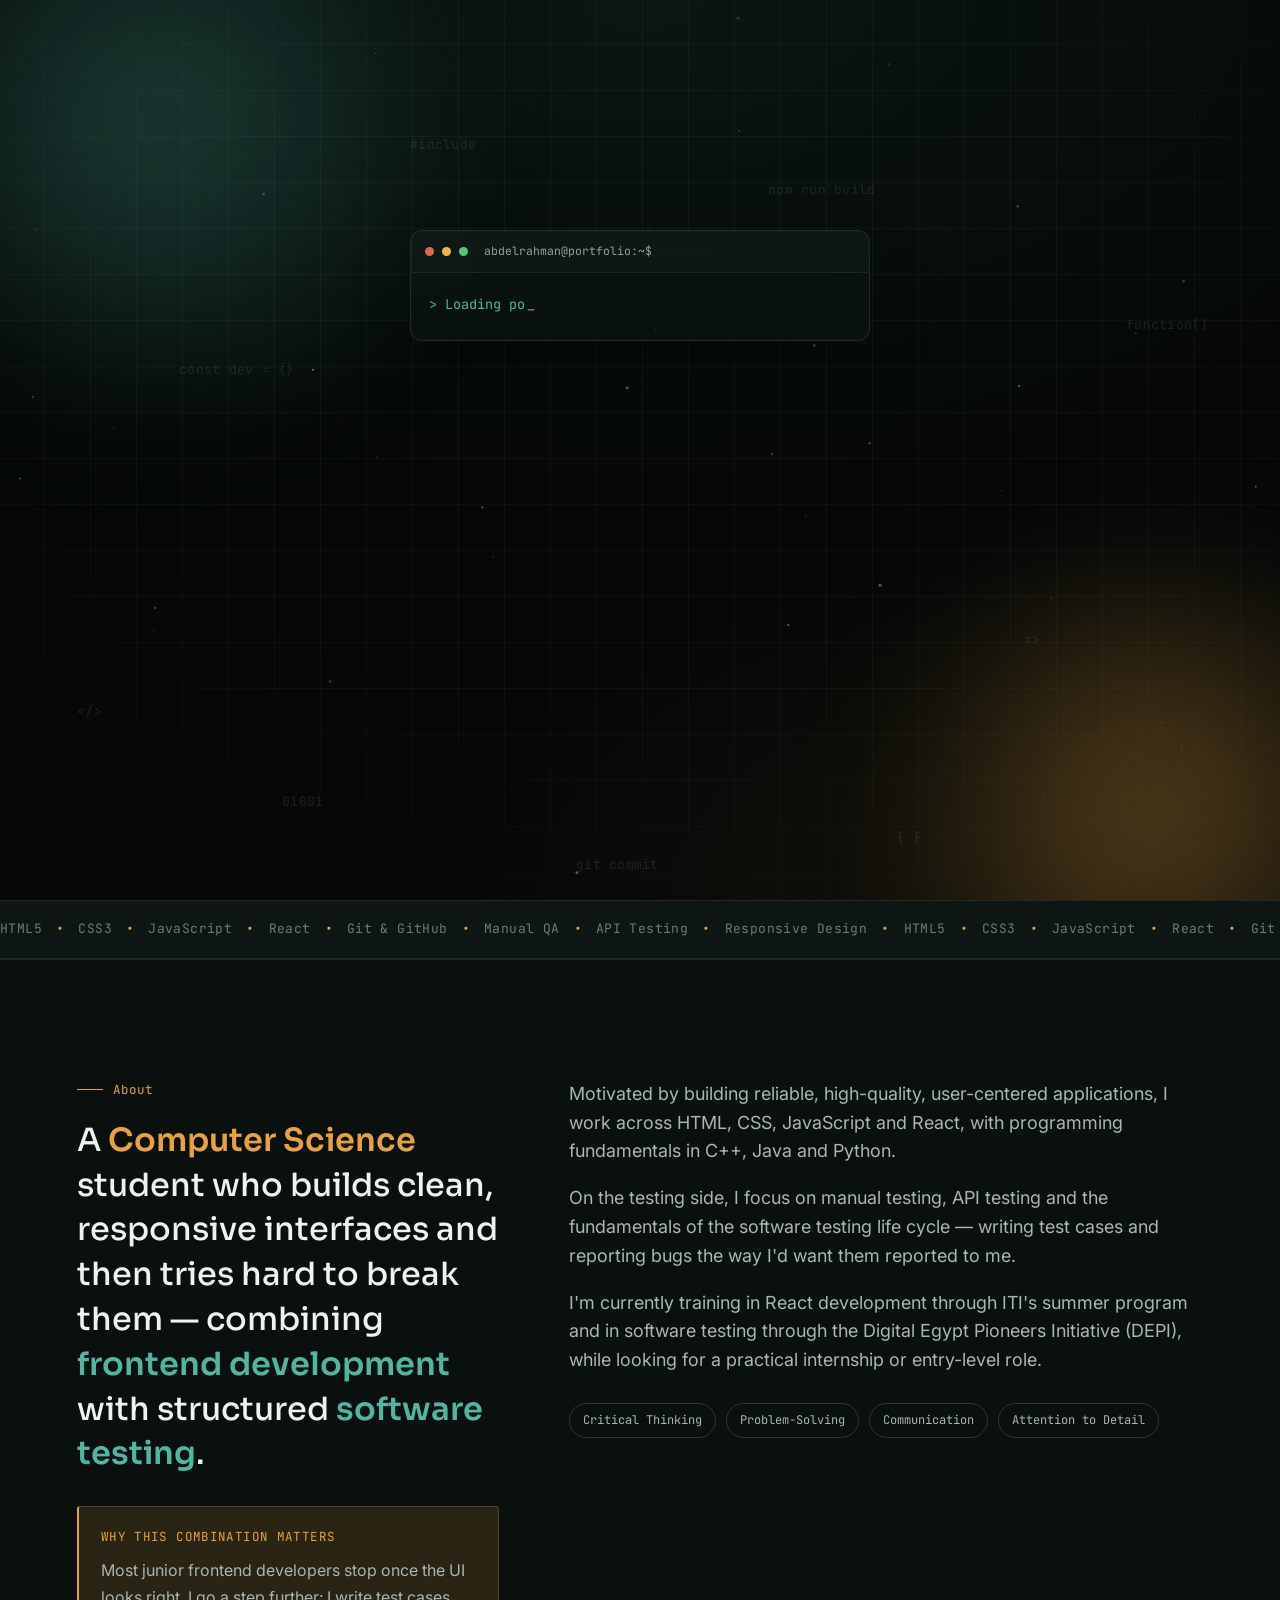
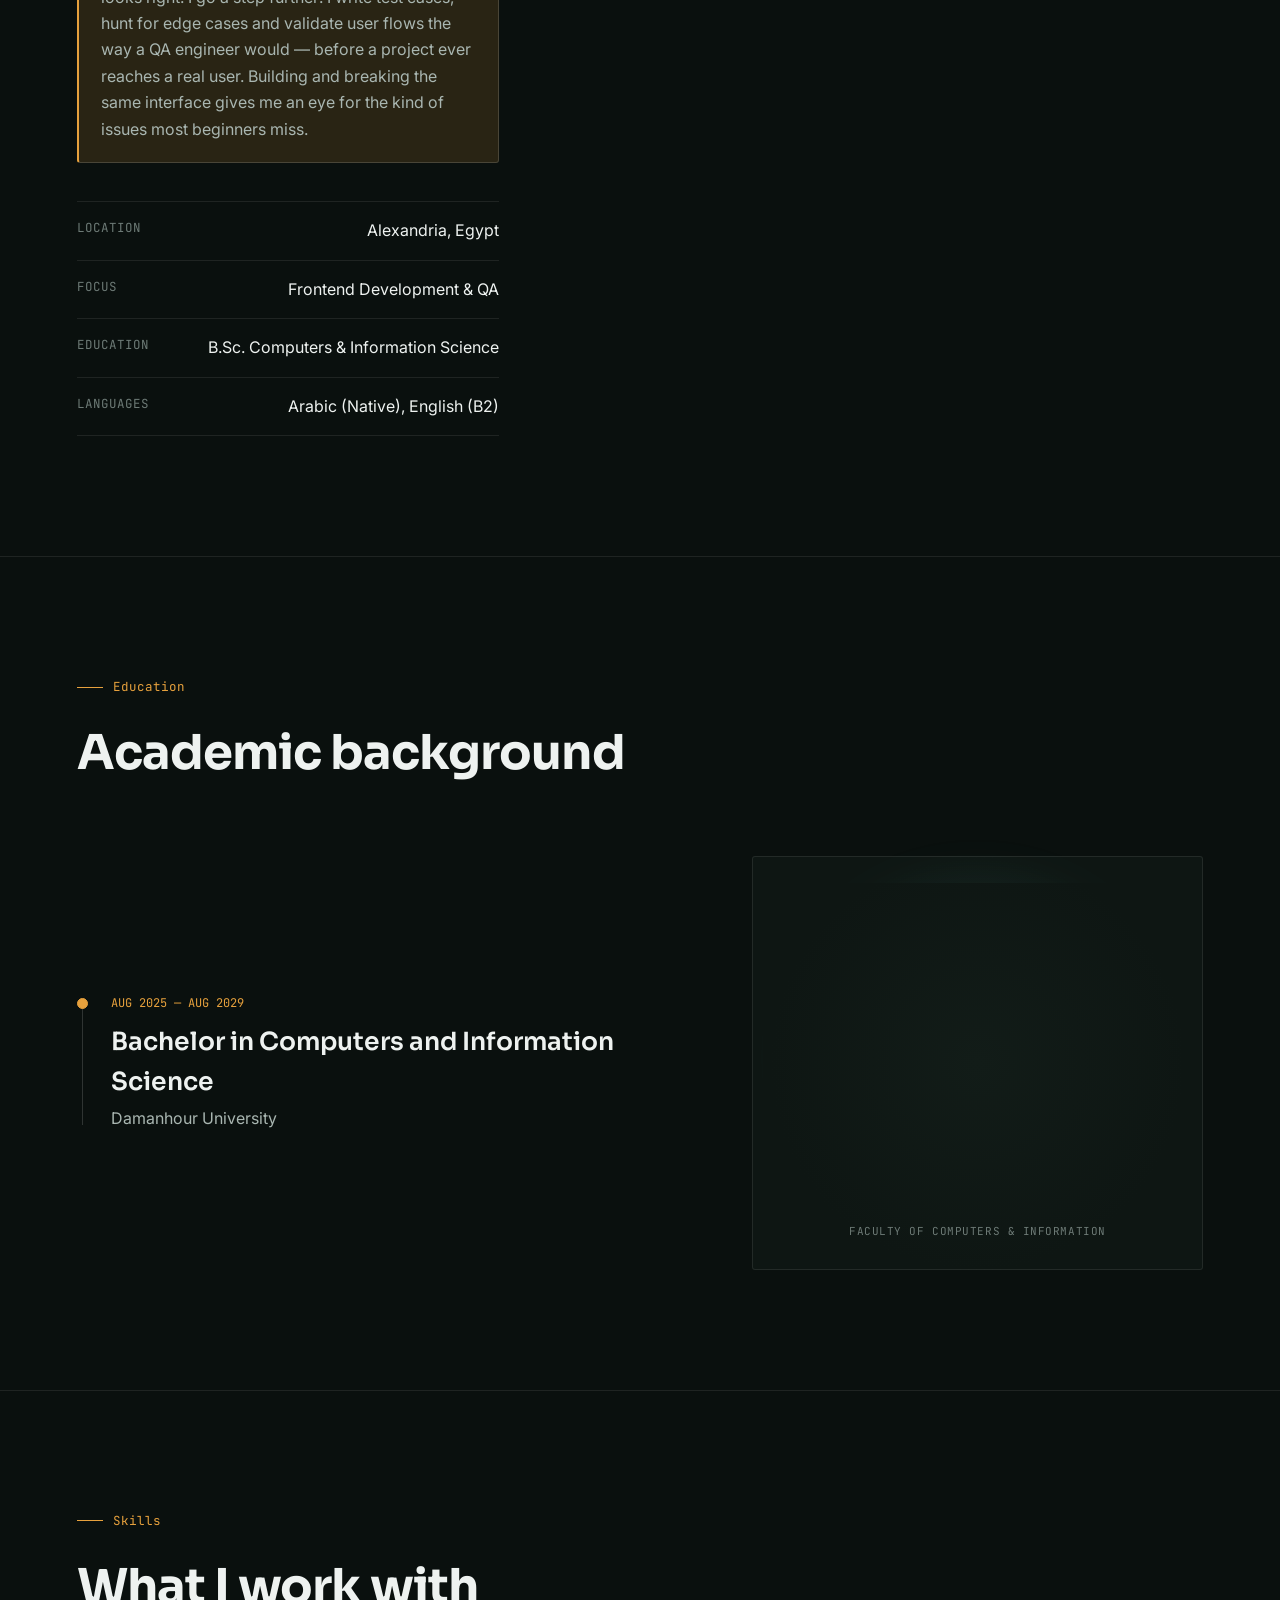
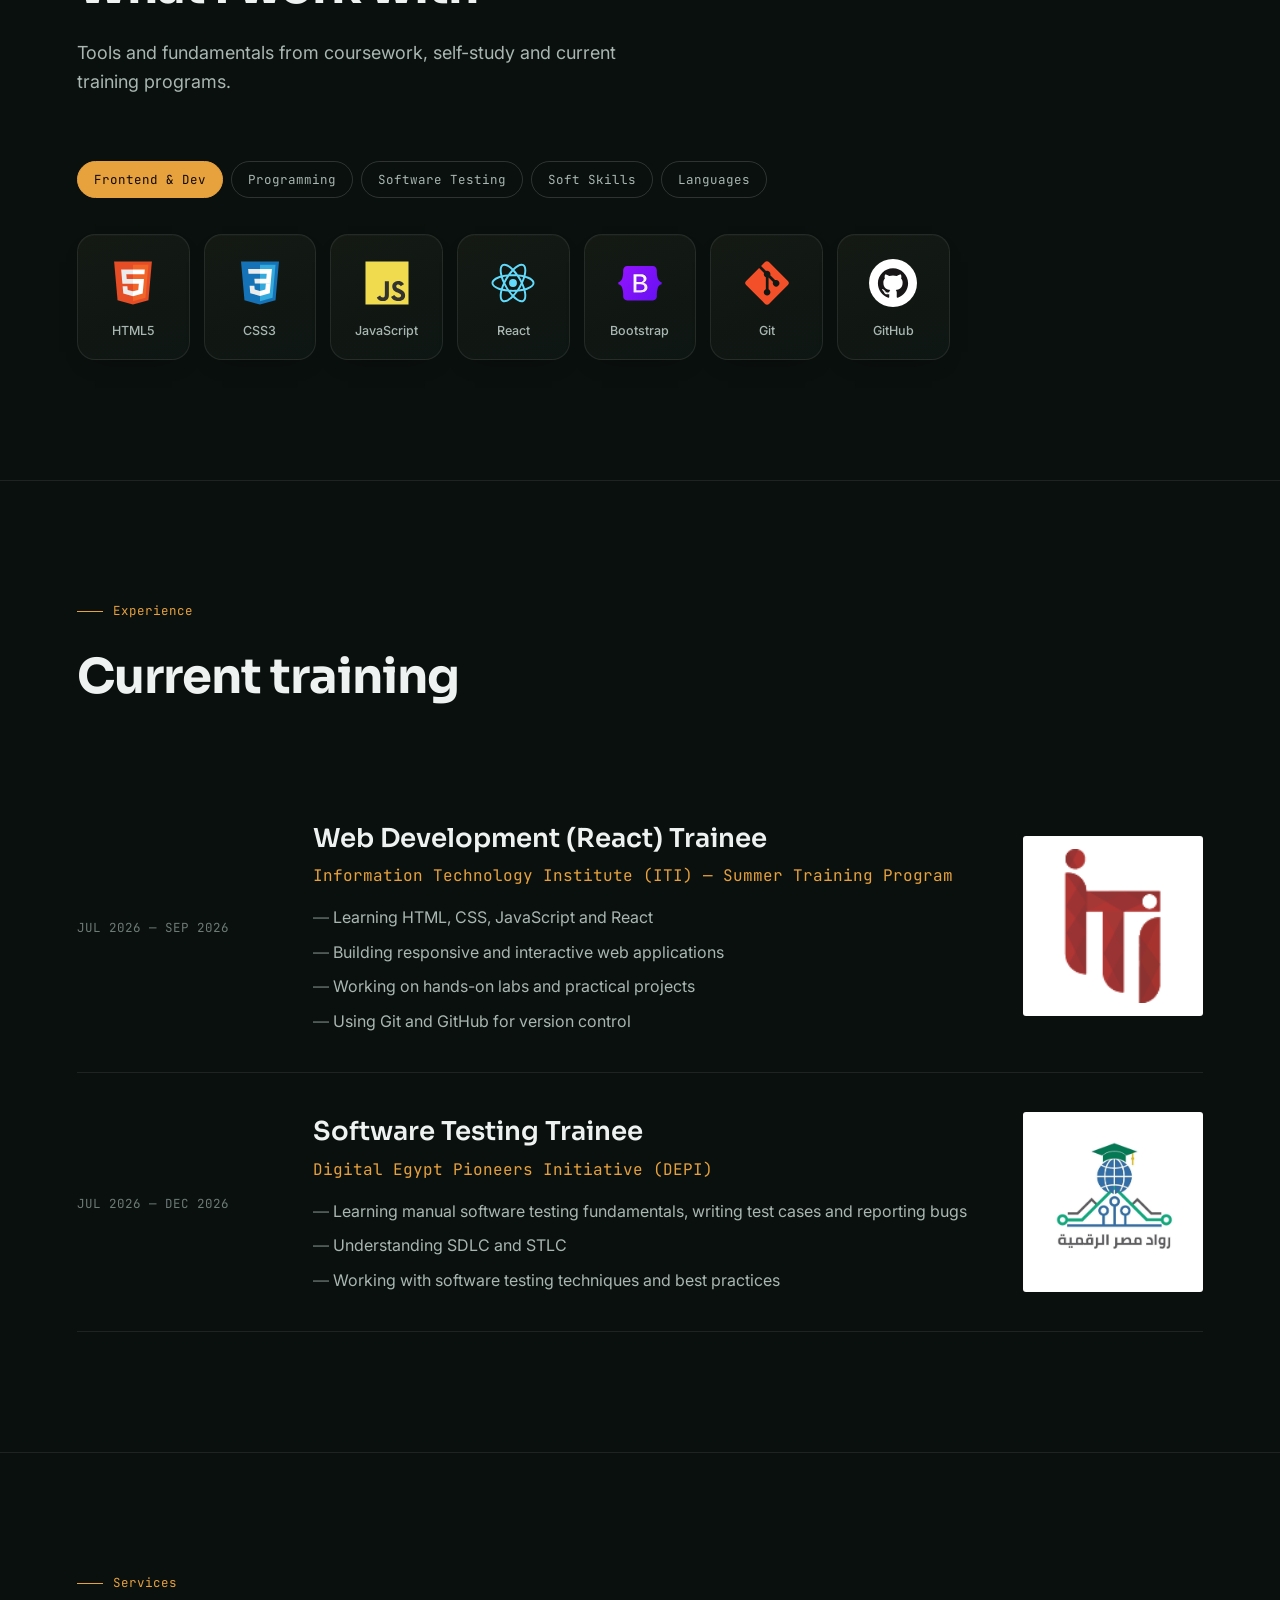
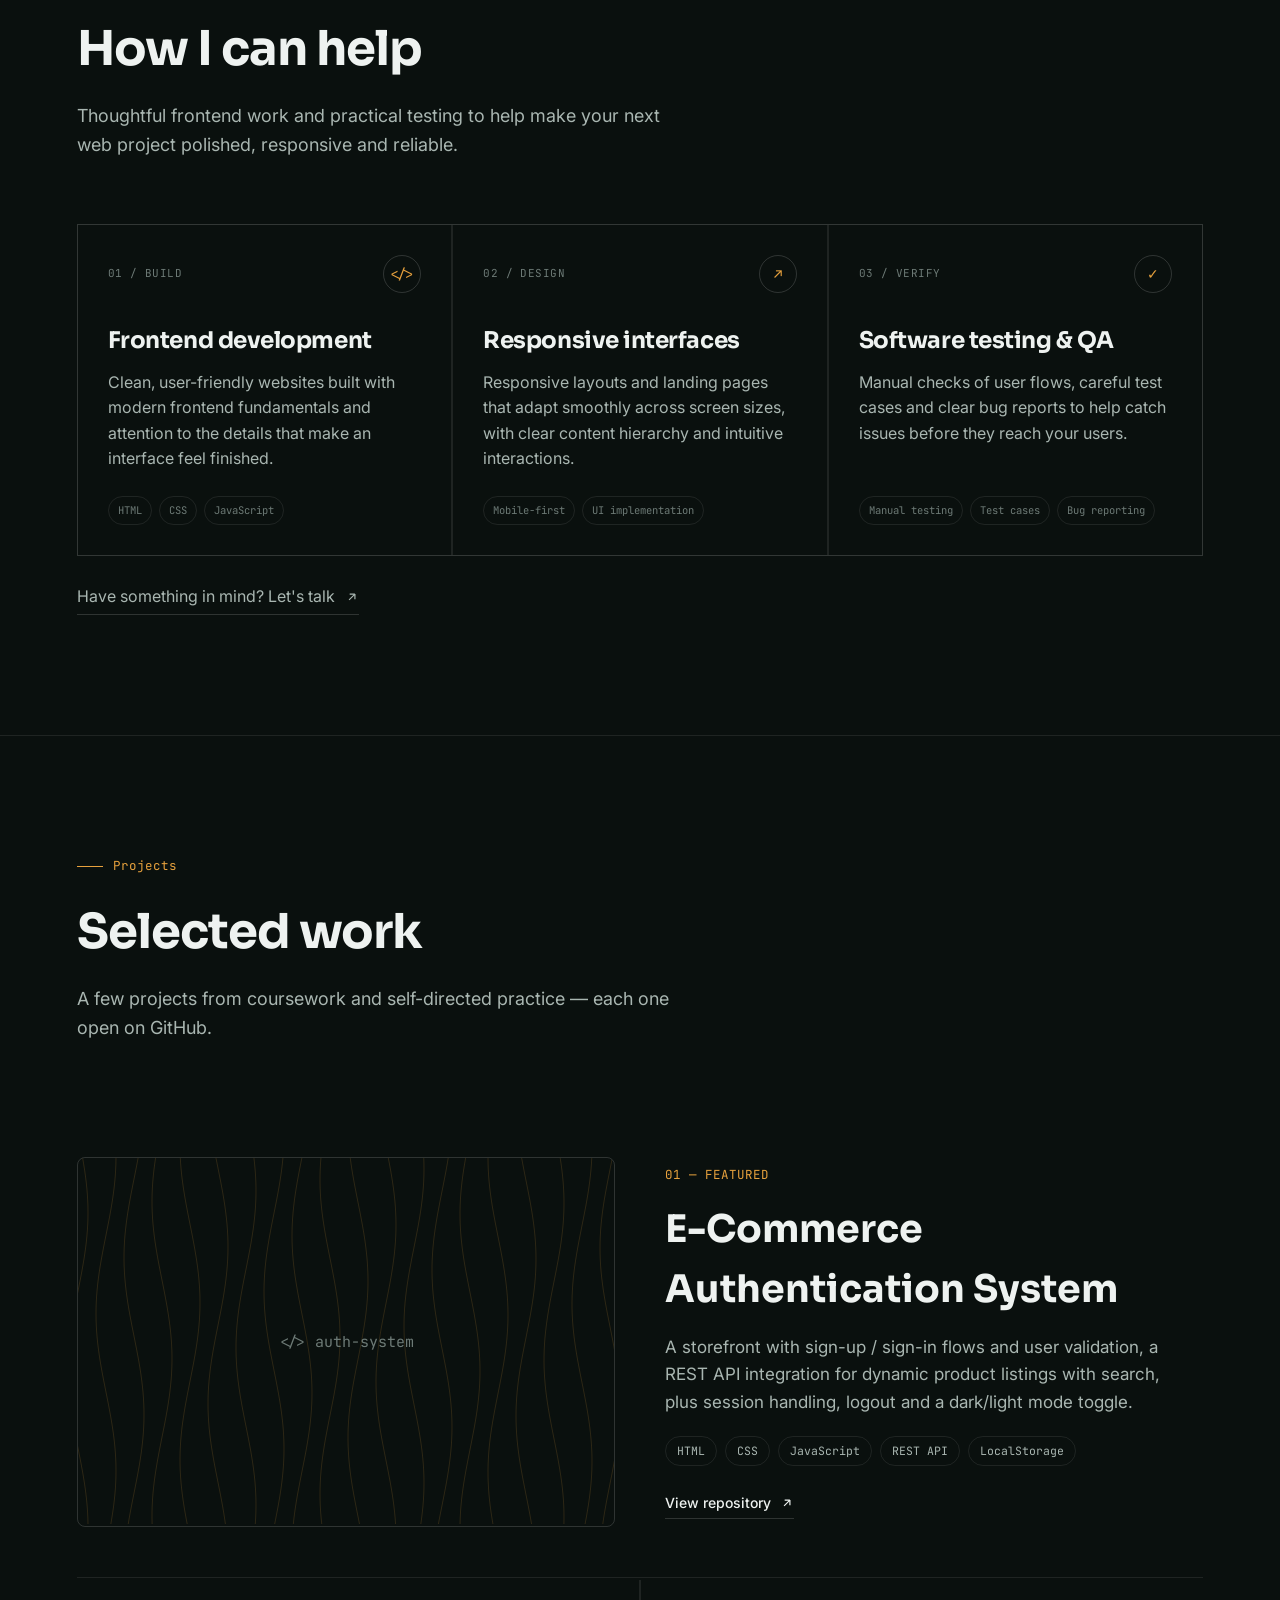
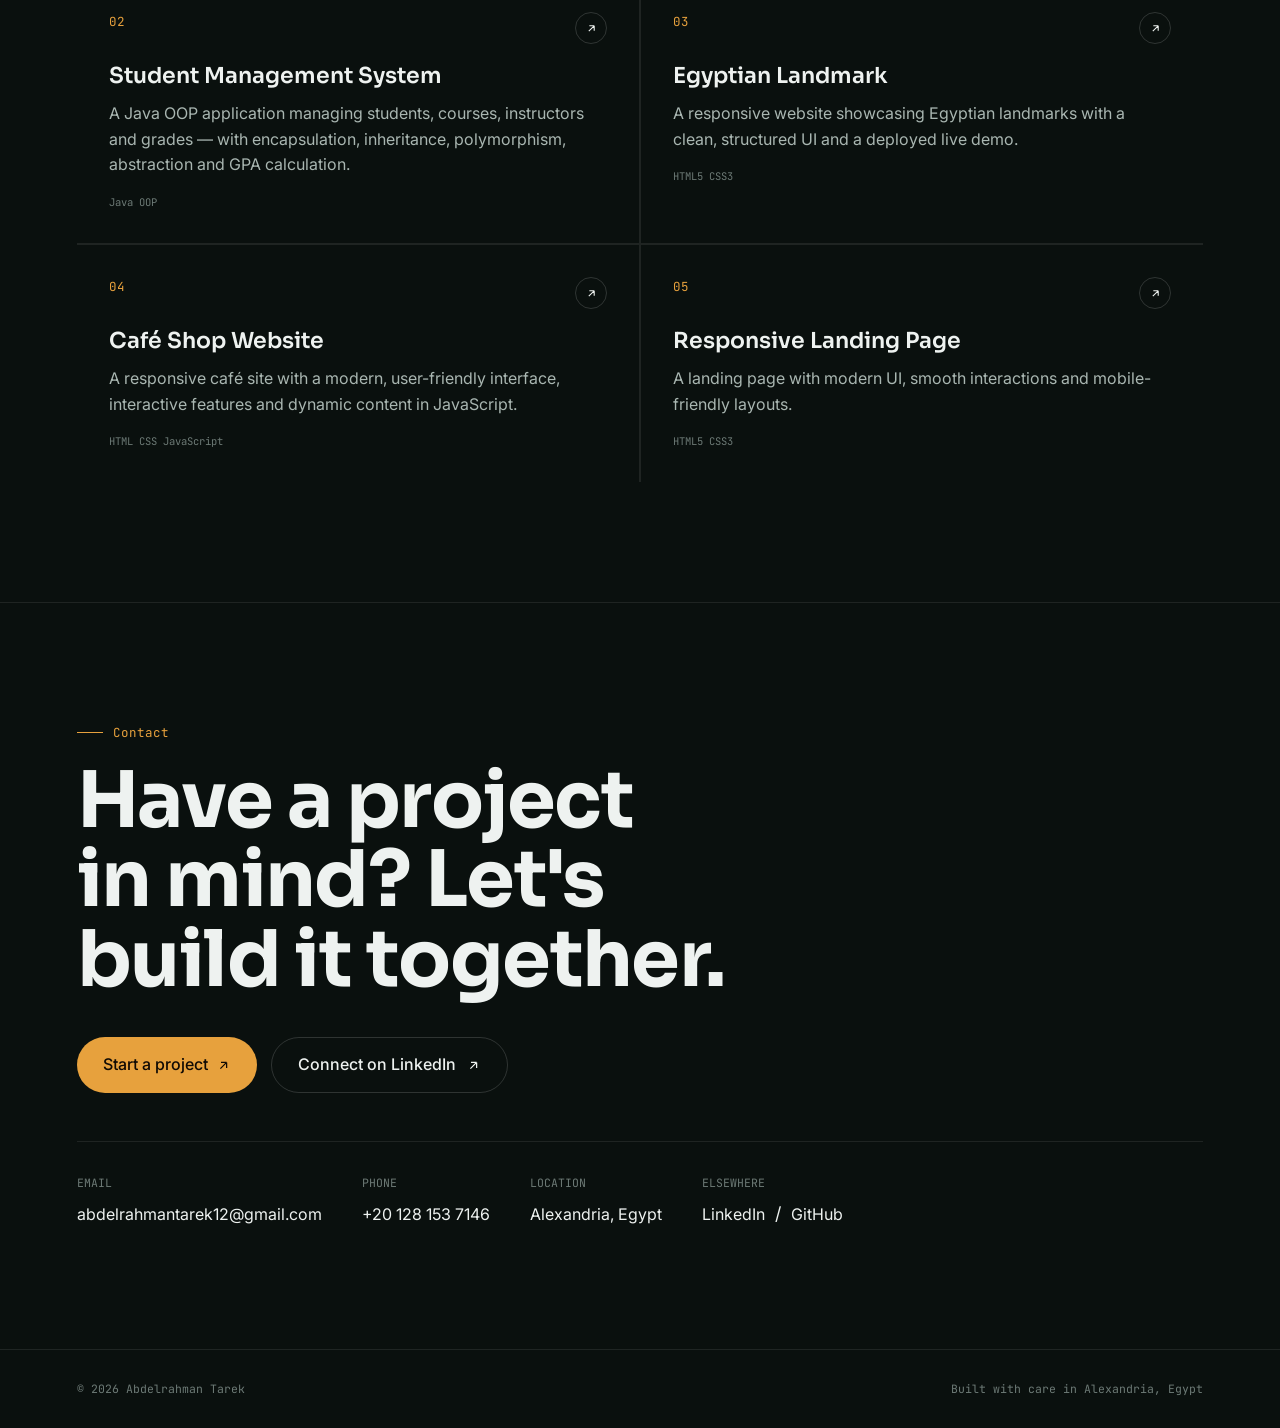
<file: index.html>
<!DOCTYPE html>
<html lang="en" data-theme="dark">
<head>
<meta charset="UTF-8" />
<meta name="viewport" content="width=device-width, initial-scale=1.0" />
<title>Abdelrahman Tarek — Frontend Development &amp; Software Testing</title>
<link rel="preconnect" href="https://fonts.googleapis.com">
<link rel="stylesheet" href="style.css">
<link rel="preconnect" href="https://fonts.gstatic.com" crossorigin>
<link href="https://fonts.googleapis.com/css2?family=Sora:wght@400;500;600;700;800&family=JetBrains+Mono:wght@400;500;600&family=Inter:wght@400;500;600&display=swap" rel="stylesheet">

</head>
<body>

<!-- ============================================================ -->
<!-- INTRO / ENTRANCE SCREEN — independent overlay, shown first.   -->
<!-- The existing portfolio below is completely untouched.         -->
<!-- ============================================================ -->
<div id="intro-screen" role="dialog" aria-modal="true" aria-label="Portfolio entrance screen">
  <div class="intro-bg-layer">
    <div class="intro-grid"></div>
    <div class="intro-glow"></div>
    <canvas id="intro-particle-canvas"></canvas>
  </div>

  <div class="intro-codes" aria-hidden="true">
    <span style="left:6%; top:78%; animation-duration:16s; animation-delay:.2s;">&lt;/&gt;</span>
    <span style="left:14%; top:40%; animation-duration:19s; animation-delay:2.4s;">const dev = {}</span>
    <span style="left:22%; top:88%; animation-duration:14s; animation-delay:1.1s;">01001</span>
    <span style="left:80%; top:70%; animation-duration:17s; animation-delay:.6s;">=&gt;</span>
    <span style="left:88%; top:35%; animation-duration:20s; animation-delay:3s;">function()</span>
    <span style="left:70%; top:92%; animation-duration:15s; animation-delay:1.8s;">{ }</span>
    <span style="left:45%; top:95%; animation-duration:18s; animation-delay:.9s;">git commit</span>
    <span style="left:60%; top:20%; animation-duration:21s; animation-delay:2.9s;">npm run build</span>
    <span style="left:32%; top:15%; animation-duration:16.5s; animation-delay:1.4s;">#include</span>
    <span style="left:92%; top:82%; animation-duration:19.5s; animation-delay:.3s;">;</span>
  </div>

  <div class="intro-content">
    <div class="intro-terminal" id="introTerminal">
      <div class="intro-terminal-bar">
        <span class="intro-tdot r"></span>
        <span class="intro-tdot y"></span>
        <span class="intro-tdot g"></span>
        <span class="intro-terminal-title">abdelrahman@portfolio:~$</span>
      </div>
      <div class="intro-terminal-body">
        <p class="intro-line" id="introTypeLine"><span class="intro-caret">_</span></p>
      </div>
    </div>

    <h1 class="intro-name" id="introName">
      <span>ABDELRAHMAN</span><span>TAREK</span>
    </h1>

    <p class="intro-subtitle" id="introSubtitle">
      Computer Science Student<span class="intro-sep">|</span>Front-End Developer
    </p>

    <button class="intro-cta" id="introEnterBtn" type="button" aria-label="Enter portfolio" disabled>
      <span>ENTER PORTFOLIO</span>
      <svg viewBox="0 0 24 24" fill="none" xmlns="http://www.w3.org/2000/svg" aria-hidden="true">
        <path d="M5 12h14M13 6l6 6-6 6" stroke="currentColor" stroke-width="2" stroke-linecap="round" stroke-linejoin="round"/>
      </svg>
    </button>
  </div>
</div>

<div id="progress"></div>
<div id="cursor-dot"></div>
<div id="cursor-ring"></div>
<canvas id="bg-canvas"></canvas>

<!-- ============ NAV ============ -->
<header>
  <div class="navbar">
    <a href="#hero" class="logo"><span class="dot"></span>AT<span style="color:var(--ink-faint); font-weight:400;">.dev</span></a>
    <nav class="navlinks">
      <a href="#about" data-nav>About</a>
      <a href="#education" data-nav>Education</a>
      <a href="#skills" data-nav>Skills</a>
      <a href="#experience" data-nav>Experience</a>
      <a href="#services" data-nav>Services</a>
      <a href="#projects" data-nav>Projects</a>
      <a href="#contact" data-nav>Contact</a>
    </nav>
    <div class="nav-actions">
      <button class="theme-btn" id="themeBtn" aria-label="Toggle theme">☾</button>
      <button class="burger" id="burgerBtn" aria-label="Open menu">☰</button>
    </div>
  </div>
</header>

<div class="mobile-menu" id="mobileMenu">
  <button class="close-btn" id="closeMenu">✕</button>
  <a href="#about" data-nav>About</a>
  <a href="#education" data-nav>Education</a>
  <a href="#skills" data-nav>Skills</a>
  <a href="#experience" data-nav>Experience</a>
  <a href="#services" data-nav>Services</a>
  <a href="#projects" data-nav>Projects</a>
  <a href="#contact" data-nav>Contact</a>
</div>

<!-- ============ HERO ============ -->
<section id="hero" class="wrap">
  <div class="hero-grid">
    <div>
      <div class="hero-kicker"><span class="pulse"></span>AVAILABLE FOR INTERNSHIPS &amp; FREELANCE WORK</div>
      <h1>
        <span class="line"><span>Abdelrahman</span></span>
        <span class="line"><span class="accent">Tarek.</span></span>
      </h1>
      <div class="hero-role">Frontend Development<span class="sep">/</span>Software Testing</div>
      <p class="hero-desc reveal">Computer Science &amp; Information Science student building responsive, user-centered interfaces and applying manual QA fundamentals to catch what breaks before users do. Currently training in React at ITI and software testing at DEPI.</p>
      <div class="hero-usp reveal">
        <span class="hero-usp-mark">◆</span>
        <span>What sets me apart: I don't just ship UI — I test it like a QA engineer would, so bugs get caught before a user ever sees them.</span>
      </div>
      <div class="hero-ctas reveal reveal-delay-1">
        <a href="#projects" class="btn btn-primary" data-cursor="link"><span>View projects
          <svg viewBox="0 0 24 24" fill="none" stroke="currentColor" stroke-width="2"><path d="M7 17L17 7M17 7H8M17 7V16"/></svg>
        </span></a>
        <a href="#contact" class="btn btn-ghost" data-cursor="link">Get in touch
          <svg viewBox="0 0 24 24" fill="none" stroke="currentColor" stroke-width="2"><path d="M7 17L17 7M17 7H8M17 7V16"/></svg>
        </a>
      </div>
      <div class="hero-social reveal reveal-delay-2">
        <a href="https://www.linkedin.com/in/abdelrahman-tarek-b3859739a/" target="_blank" rel="noopener">LinkedIn</a>
        <a href="https://github.com/abdelrahmantarek132" target="_blank" rel="noopener">GitHub</a>
        <a href="mailto:abdelrahmantarek12@gmail.com">Email</a>
        <a href="tel:+201281537146">+20 128 153 7146</a>
      </div>
    </div>
    <div class="hero-portrait reveal reveal-delay-1">
      <div class="portrait-glow"></div>
      <div class="portrait-frame">
        <span class="portrait-corner tl"></span>
        <span class="portrait-corner br"></span>
        <img src="[data-uri]" alt="Portrait of Abdelrahman Tarek" />
      </div>
      <div class="portrait-tag"><span>Alexandria, Egypt</span><span>B.Sc. CIS — in progress</span></div>
    </div>
  </div>
  <div class="scroll-cue"><span>SCROLL</span><span class="line"></span></div>
</section>

<!-- ============ MARQUEE STRIP ============ -->
<div class="marquee-strip" aria-hidden="true">
  <div class="marquee-track">
    <span>HTML5</span><span class="dotsep">•</span>
    <span>CSS3</span><span class="dotsep">•</span>
    <span>JavaScript</span><span class="dotsep">•</span>
    <span>React</span><span class="dotsep">•</span>
    <span>Git &amp; GitHub</span><span class="dotsep">•</span>
    <span>Manual QA</span><span class="dotsep">•</span>
    <span>API Testing</span><span class="dotsep">•</span>
    <span>Responsive Design</span><span class="dotsep">•</span>
    <span>HTML5</span><span class="dotsep">•</span>
    <span>CSS3</span><span class="dotsep">•</span>
    <span>JavaScript</span><span class="dotsep">•</span>
    <span>React</span><span class="dotsep">•</span>
    <span>Git &amp; GitHub</span><span class="dotsep">•</span>
    <span>Manual QA</span><span class="dotsep">•</span>
    <span>API Testing</span><span class="dotsep">•</span>
    <span>Responsive Design</span><span class="dotsep">•</span>
  </div>
</div>

<!-- ============ ABOUT ============ -->
<section id="about" class="section wrap">
  <div class="about-grid">
    <div>
      <div class="eyebrow reveal">About</div>
      <p class="about-lead reveal">A <span class="kw">Computer Science</span> student who builds clean, responsive interfaces and then tries hard to break them — combining <span class="kw2">frontend development</span> with structured <span class="kw2">software testing</span>.</p>
      <div class="usp-callout reveal">
        <div class="usp-callout-title">Why this combination matters</div>
        <p>Most junior frontend developers stop once the UI looks right. I go a step further: I write test cases, hunt for edge cases and validate user flows the way a QA engineer would — before a project ever reaches a real user. Building and breaking the same interface gives me an eye for the kind of issues most beginners miss.</p>
      </div>
      <div class="about-facts reveal reveal-delay-1">
        <div class="fact-row"><span class="k">LOCATION</span><span class="v">Alexandria, Egypt</span></div>
        <div class="fact-row"><span class="k">FOCUS</span><span class="v">Frontend Development &amp; QA</span></div>
        <div class="fact-row"><span class="k">EDUCATION</span><span class="v">B.Sc. Computers &amp; Information Science</span></div>
        <div class="fact-row"><span class="k">LANGUAGES</span><span class="v">Arabic (Native), English (B2)</span></div>
      </div>
    </div>
    <div class="about-side reveal reveal-delay-1">
      <p>Motivated by building reliable, high-quality, user-centered applications, I work across HTML, CSS, JavaScript and React, with programming fundamentals in C++, Java and Python.</p>
      <p>On the testing side, I focus on manual testing, API testing and the fundamentals of the software testing life cycle — writing test cases and reporting bugs the way I'd want them reported to me.</p>
      <p>I'm currently training in React development through ITI's summer program and in software testing through the Digital Egypt Pioneers Initiative (DEPI), while looking for a practical internship or entry-level role.</p>
      <div class="badge-row">
        <span class="badge">Critical Thinking</span>
        <span class="badge">Problem-Solving</span>
        <span class="badge">Communication</span>
        <span class="badge">Attention to Detail</span>
      </div>
    </div>
  </div>
</section>

<!-- ============ EDUCATION ============ -->
<section id="education" class="section wrap">
  <div class="section-head reveal">
    <div class="eyebrow">Education</div>
    <h2>Academic background</h2>
  </div>
  <div class="education-content">
    <div class="timeline" id="eduTimeline">
      <div class="progress-line" id="eduProgress"></div>
      <div class="t-item reveal">
        <span class="t-dot"></span>
        <div class="t-date">AUG 2025 — AUG 2029</div>
        <div class="t-title">Bachelor in Computers and Information Science</div>
        <div class="t-sub">Damanhour University</div>
      </div>
    </div>
    <figure class="education-logo-card reveal reveal-delay-1">
      <img class="education-logo" src="faculty-logo.png" alt="Faculty of Computers and Information, Damanhour University emblem" loading="lazy" decoding="async">
      <figcaption>Faculty of Computers &amp; Information</figcaption>
    </figure>
  </div>
</section>

<!-- ============ SKILLS ============ -->
<section id="skills" class="section wrap">
  <div class="section-head reveal">
    <div class="eyebrow">Skills</div>
    <h2>What I work with</h2>
    <p>Tools and fundamentals from coursework, self-study and current training programs.</p>
  </div>

  <div class="skill-tabs reveal">
    <button class="skill-tab active" data-tab="dev">Frontend &amp; Dev</button>
    <button class="skill-tab" data-tab="lang">Programming</button>
    <button class="skill-tab" data-tab="test">Software Testing</button>
    <button class="skill-tab" data-tab="soft">Soft Skills</button>
    <button class="skill-tab" data-tab="speak">Languages</button>
  </div>

  <div class="skill-panel active reveal" data-panel="dev">
    <div class="icon-grid">
      <div class="icon-card"><span class="skill-badge"><svg width="44" height="44" class="skill-badge-svg " xmlns="http://www.w3.org/2000/svg" viewBox="0 0 128 128"><path fill="#E44D26" d="M19.037 113.876L9.032 1.661h109.936l-10.016 112.198-45.019 12.48z"/><path fill="#F16529" d="M64 116.8l36.378-10.086 8.559-95.878H64z"/><path fill="#EBEBEB" d="M64 52.455H45.788L44.53 38.361H64V24.599H29.489l.33 3.692 3.382 37.927H64zm0 35.743l-.061.017-15.327-4.14-.979-10.975H33.816l1.928 21.609 28.193 7.826.063-.017z"/><path fill="#fff" d="M63.952 52.455v13.763h16.947l-1.597 17.849-15.35 4.143v14.319l28.215-7.82.207-2.325 3.234-36.233.335-3.696h-3.708zm0-27.856v13.762h33.244l.276-3.092.628-6.978.329-3.692z"/></svg></span><span>HTML5</span></div>
      <div class="icon-card"><span class="skill-badge"><svg width="44" height="44" class="skill-badge-svg " xmlns="http://www.w3.org/2000/svg" viewBox="0 0 128 128"><path fill="#1572B6" d="M18.814 114.123L8.76 1.352h110.48l-10.064 112.754-45.243 12.543-45.119-12.526z"/><path fill="#33A9DC" d="M64.001 117.062l36.559-10.136 8.601-96.354h-45.16v106.49z"/><path fill="#fff" d="M64.001 51.429h18.302l1.264-14.163H64.001V23.435h34.682l-.332 3.711-3.4 38.114h-30.95V51.429z"/><path fill="#EBEBEB" d="M64.083 87.349l-.061.018-15.403-4.159-.985-11.031H33.752l1.937 21.717 28.331 7.863.063-.018v-14.39z"/><path fill="#fff" d="M81.127 64.675l-1.666 18.522-15.426 4.164v14.39l28.354-7.858.208-2.337 2.406-26.881H81.127z"/><path fill="#EBEBEB" d="M64.048 23.435v13.831H30.64l-.277-3.108-.63-7.012-.331-3.711h34.646zm-.047 27.996v13.831H48.792l-.277-3.108-.631-7.012-.33-3.711h16.447z"/></svg></span><span>CSS3</span></div>
      <div class="icon-card"><span class="skill-badge"><svg width="44" height="44" class="skill-badge-svg " xmlns="http://www.w3.org/2000/svg" viewBox="0 0 128 128"><path fill="#F0DB4F" d="M1.408 1.408h125.184v125.185H1.408z"/><path fill="#323330" d="M116.347 96.736c-.917-5.711-4.641-10.508-15.672-14.981-3.832-1.761-8.104-3.022-9.377-5.926-.452-1.69-.512-2.642-.226-3.665.821-3.32 4.784-4.355 7.925-3.403 2.023.678 3.938 2.237 5.093 4.724 5.402-3.498 5.391-3.475 9.163-5.879-1.381-2.141-2.118-3.129-3.022-4.045-3.249-3.629-7.676-5.498-14.756-5.355l-3.688.477c-3.534.893-6.902 2.748-8.877 5.235-5.926 6.724-4.236 18.492 2.975 23.335 7.104 5.332 17.54 6.545 18.873 11.531 1.297 6.104-4.486 8.08-10.234 7.378-4.236-.881-6.592-3.034-9.139-6.949-4.688 2.713-4.688 2.713-9.508 5.485 1.143 2.499 2.344 3.63 4.26 5.795 9.068 9.198 31.76 8.746 35.83-5.176.165-.478 1.261-3.666.38-8.581zM69.462 58.943H57.753l-.048 30.272c0 6.438.333 12.34-.714 14.149-1.713 3.558-6.152 3.117-8.175 2.427-2.059-1.012-3.106-2.451-4.319-4.485-.333-.584-.583-1.036-.667-1.071l-9.52 5.83c1.583 3.249 3.915 6.069 6.902 7.901 4.462 2.678 10.459 3.499 16.731 2.059 4.082-1.189 7.604-3.652 9.448-7.401 2.666-4.915 2.094-10.864 2.07-17.444.06-10.735.001-21.468.001-32.237z"/></svg></span><span>JavaScript</span></div>
      <div class="icon-card"><span class="skill-badge"><svg width="44" height="44" class="skill-badge-svg " xmlns="http://www.w3.org/2000/svg" viewBox="0 0 128 128"><g fill="#61DAFB"><circle cx="64" cy="64" r="11.4"/><path d="M107.3 45.2c-2.2-.8-4.5-1.6-6.9-2.3.6-2.4 1.1-4.8 1.5-7.1 2.1-13.2-.2-22.5-6.6-26.1-1.9-1.1-4-1.6-6.4-1.6-7 0-15.9 5.2-24.9 13.9-9-8.7-17.9-13.9-24.9-13.9-2.4 0-4.5.5-6.4 1.6-6.4 3.7-8.7 13-6.6 26.1.4 2.3.9 4.7 1.5 7.1-2.4.7-4.7 1.4-6.9 2.3C8.2 50 1.4 56.6 1.4 64s6.9 14 19.3 18.8c2.2.8 4.5 1.6 6.9 2.3-.6 2.4-1.1 4.8-1.5 7.1-2.1 13.2.2 22.5 6.6 26.1 1.9 1.1 4 1.6 6.4 1.6 7.1 0 16-5.2 24.9-13.9 9 8.7 17.9 13.9 24.9 13.9 2.4 0 4.5-.5 6.4-1.6 6.4-3.7 8.7-13 6.6-26.1-.4-2.3-.9-4.7-1.5-7.1 2.4-.7 4.7-1.4 6.9-2.3 12.5-4.8 19.3-11.4 19.3-18.8s-6.8-14-19.3-18.8zM92.5 14.7c4.1 2.4 5.5 9.8 3.8 20.3-.3 2.1-.8 4.3-1.4 6.6-5.2-1.2-10.7-2-16.5-2.5-3.4-4.8-6.9-9.1-10.4-13 7.4-7.3 14.9-12.3 21-12.3 1.3 0 2.5.3 3.5.9zM81.3 74c-1.8 3.2-3.9 6.4-6.1 9.6-3.7.3-7.4.4-11.2.4-3.9 0-7.6-.1-11.2-.4-2.2-3.2-4.2-6.4-6-9.6-1.9-3.3-3.7-6.7-5.3-10 1.6-3.3 3.4-6.7 5.3-10 1.8-3.2 3.9-6.4 6.1-9.6 3.7-.3 7.4-.4 11.2-.4 3.9 0 7.6.1 11.2.4 2.2 3.2 4.2 6.4 6 9.6 1.9 3.3 3.7 6.7 5.3 10-1.7 3.3-3.4 6.6-5.3 10zm8.3-3.3c1.5 3.5 2.7 6.9 3.8 10.3-3.4.8-7 1.4-10.8 1.9 1.2-1.9 2.5-3.9 3.6-6 1.2-2.1 2.3-4.2 3.4-6.2zM64 97.8c-2.4-2.6-4.7-5.4-6.9-8.3 2.3.1 4.6.2 6.9.2 2.3 0 4.6-.1 6.9-.2-2.2 2.9-4.5 5.7-6.9 8.3zm-18.6-15c-3.8-.5-7.4-1.1-10.8-1.9 1.1-3.3 2.3-6.8 3.8-10.3 1.1 2 2.2 4.1 3.4 6.1 1.2 2.2 2.4 4.1 3.6 6.1zm-7-25.5c-1.5-3.5-2.7-6.9-3.8-10.3 3.4-.8 7-1.4 10.8-1.9-1.2 1.9-2.5 3.9-3.6 6-1.2 2.1-2.3 4.2-3.4 6.2zM64 30.2c2.4 2.6 4.7 5.4 6.9 8.3-2.3-.1-4.6-.2-6.9-.2-2.3 0-4.6.1-6.9.2 2.2-2.9 4.5-5.7 6.9-8.3zm22.2 21l-3.6-6c3.8.5 7.4 1.1 10.8 1.9-1.1 3.3-2.3 6.8-3.8 10.3-1.1-2.1-2.2-4.2-3.4-6.2zM31.7 35c-1.7-10.5-.3-17.9 3.8-20.3 1-.6 2.2-.9 3.5-.9 6 0 13.5 4.9 21 12.3-3.5 3.8-7 8.2-10.4 13-5.8.5-11.3 1.4-16.5 2.5-.6-2.3-1-4.5-1.4-6.6zM7 64c0-4.7 5.7-9.7 15.7-13.4 2-.8 4.2-1.5 6.4-2.1 1.6 5 3.6 10.3 6 15.6-2.4 5.3-4.5 10.5-6 15.5C15.3 75.6 7 69.6 7 64zm28.5 49.3c-4.1-2.4-5.5-9.8-3.8-20.3.3-2.1.8-4.3 1.4-6.6 5.2 1.2 10.7 2 16.5 2.5 3.4 4.8 6.9 9.1 10.4 13-7.4 7.3-14.9 12.3-21 12.3-1.3 0-2.5-.3-3.5-.9zM96.3 93c1.7 10.5.3 17.9-3.8 20.3-1 .6-2.2.9-3.5.9-6 0-13.5-4.9-21-12.3 3.5-3.8 7-8.2 10.4-13 5.8-.5 11.3-1.4 16.5-2.5.6 2.3 1 4.5 1.4 6.6zm9-15.6c-2 .8-4.2 1.5-6.4 2.1-1.6-5-3.6-10.3-6-15.6 2.4-5.3 4.5-10.5 6-15.5 13.8 4 22.1 10 22.1 15.6 0 4.7-5.8 9.7-15.7 13.4z"/></g></svg></span><span>React</span></div>
      <div class="icon-card"><span class="skill-badge"><svg width="44" height="44" class="skill-badge-svg " xmlns="http://www.w3.org/2000/svg" viewBox="0 0 128 128"><defs><linearGradient id="a" x1="76.079" x2="523.48" y1="10.798" y2="365.95" gradientTransform="translate(1.11 14.613) scale(.24566)" gradientUnits="userSpaceOnUse"><stop offset="0" stop-color="#9013fe"/><stop offset="1" stop-color="#6610f2"/></linearGradient><linearGradient id="b" x1="193.51" x2="293.51" y1="109.74" y2="278.87" gradientTransform="translate(0 52)" gradientUnits="userSpaceOnUse"><stop offset="0" stop-color="#fff"/><stop offset="1" stop-color="#f1e5fc"/></linearGradient><filter id="c" width="197" height="249" x="161.9" y="135.46" color-interpolation-filters="sRGB" filterUnits="userSpaceOnUse"><feFlood flood-opacity="0" result="BackgroundImageFix"/><feColorMatrix in="SourceAlpha" values="0 0 0 0 0 0 0 0 0 0 0 0 0 0 0 0 0 0 127 0"/><feOffset dy="4"/><feGaussianBlur stdDeviation="8"/><feColorMatrix values="0 0 0 0 0 0 0 0 0 0 0 0 0 0 0 0 0 0 0.15 0"/><feBlend in2="BackgroundImageFix" result="effect1_dropShadow"/><feBlend in="SourceGraphic" in2="effect1_dropShadow" result="shape"/></filter></defs><path fill="url(#a)" d="M14.985 27.712c-.237-6.815 5.072-13.099 12.249-13.099h73.54c7.177 0 12.486 6.284 12.249 13.099-.228 6.546.068 15.026 2.202 21.94 2.141 6.936 5.751 11.319 11.664 11.883v6.387c-5.913.564-9.523 4.947-11.664 11.883-2.134 6.914-2.43 15.394-2.202 21.94.237 6.815-5.072 13.098-12.249 13.098h-73.54c-7.177 0-12.486-6.284-12.249-13.098.228-6.546-.068-15.026-2.203-21.94-2.14-6.935-5.76-11.319-11.673-11.883v-6.387c5.913-.563 9.533-4.947 11.673-11.883 2.135-6.914 2.43-15.394 2.203-21.94z"/><path fill="url(#b)" d="M267.1 364.46c47.297 0 75.798-23.158 75.798-61.355 0-28.873-20.336-49.776-50.532-53.085v-1.203c22.185-3.609 39.594-24.211 39.594-47.219 0-32.783-25.882-54.138-65.322-54.138h-88.74v217zm-54.692-189.48h45.911c24.958 0 39.131 11.128 39.131 31.279 0 21.505-16.484 33.535-46.372 33.535h-38.67zm0 161.96v-71.431h45.602c32.661 0 49.608 12.03 49.608 35.49 0 23.459-16.484 35.941-47.605 35.941z" filter="url(#c)" transform="translate(1.494 2.203) scale(.24566)"/></svg></span><span>Bootstrap</span></div>
      <div class="icon-card"><span class="skill-badge"><svg width="44" height="44" class="skill-badge-svg " xmlns="http://www.w3.org/2000/svg" viewBox="0 0 128 128"><path fill="#F34F29" d="M124.737 58.378L69.621 3.264c-3.172-3.174-8.32-3.174-11.497 0L46.68 14.71l14.518 14.518c3.375-1.139 7.243-.375 9.932 2.314 2.703 2.706 3.461 6.607 2.294 9.993l13.992 13.993c3.385-1.167 7.292-.413 9.994 2.295 3.78 3.777 3.78 9.9 0 13.679a9.673 9.673 0 01-13.683 0 9.677 9.677 0 01-2.105-10.521L68.574 47.933l-.002 34.341a9.708 9.708 0 012.559 1.828c3.778 3.777 3.778 9.898 0 13.683-3.779 3.777-9.904 3.777-13.679 0-3.778-3.784-3.778-9.905 0-13.683a9.65 9.65 0 013.167-2.11V47.333a9.581 9.581 0 01-3.167-2.111c-2.862-2.86-3.551-7.06-2.083-10.576L41.056 20.333 3.264 58.123a8.133 8.133 0 000 11.5l55.117 55.114c3.174 3.174 8.32 3.174 11.499 0l54.858-54.858a8.135 8.135 0 00-.001-11.501z"/></svg></span><span>Git</span></div>
      <div class="icon-card"><span class="skill-badge skill-badge-chip"><svg width="44" height="44" class="skill-badge-svg " xmlns="http://www.w3.org/2000/svg" viewBox="0 0 128 128"><g fill="#181616"><path fill-rule="evenodd" clip-rule="evenodd" d="M64 5.103c-33.347 0-60.388 27.035-60.388 60.388 0 26.682 17.303 49.317 41.297 57.303 3.017.56 4.125-1.31 4.125-2.905 0-1.44-.056-6.197-.082-11.243-16.8 3.653-20.345-7.125-20.345-7.125-2.747-6.98-6.705-8.836-6.705-8.836-5.48-3.748.413-3.67.413-3.67 6.063.425 9.257 6.223 9.257 6.223 5.386 9.23 14.127 6.562 17.573 5.02.542-3.903 2.107-6.568 3.834-8.076-13.413-1.525-27.514-6.704-27.514-29.843 0-6.593 2.36-11.98 6.223-16.21-.628-1.52-2.695-7.662.584-15.98 0 0 5.07-1.623 16.61 6.19C53.7 35 58.867 34.327 64 34.304c5.13.023 10.3.694 15.127 2.033 11.526-7.813 16.59-6.19 16.59-6.19 3.287 8.317 1.22 14.46.593 15.98 3.872 4.23 6.215 9.617 6.215 16.21 0 23.194-14.127 28.3-27.574 29.796 2.167 1.874 4.097 5.55 4.097 11.183 0 8.08-.07 14.583-.07 16.572 0 1.607 1.088 3.49 4.148 2.897 23.98-7.994 41.263-30.622 41.263-57.294C124.388 32.14 97.35 5.104 64 5.104z"/><path d="M26.484 91.806c-.133.3-.605.39-1.035.185-.44-.196-.685-.605-.543-.906.13-.31.603-.395 1.04-.188.44.197.69.61.537.91zm2.446 2.729c-.287.267-.85.143-1.232-.28-.396-.42-.47-.983-.177-1.254.298-.266.844-.14 1.24.28.394.426.472.984.17 1.255zM31.312 98.012c-.37.258-.976.017-1.35-.52-.37-.538-.37-1.183.01-1.44.373-.258.97-.025 1.35.507.368.545.368 1.19-.01 1.452zm3.261 3.361c-.33.365-1.036.267-1.552-.23-.527-.487-.674-1.18-.343-1.544.336-.366 1.045-.264 1.564.23.527.486.686 1.18.333 1.543zm4.5 1.951c-.147.473-.825.688-1.51.486-.683-.207-1.13-.76-.99-1.238.14-.477.823-.7 1.512-.485.683.206 1.13.756.988 1.237zm4.943.361c.017.498-.563.91-1.28.92-.723.017-1.308-.387-1.315-.877 0-.503.568-.91 1.29-.924.717-.013 1.306.387 1.306.88zm4.598-.782c.086.485-.413.984-1.126 1.117-.7.13-1.35-.172-1.44-.653-.086-.498.422-.997 1.122-1.126.714-.123 1.354.17 1.444.663zm0 0"/></g></svg></span><span>GitHub</span></div>
    </div>
  </div>

  <div class="skill-panel" data-panel="lang">
    <div class="icon-grid">
      <div class="icon-card"><span class="skill-badge"><svg width="44" height="44" class="skill-badge-svg " xmlns="http://www.w3.org/2000/svg" viewBox="0 0 128 128"><path fill="#0074BD" d="M47.617 98.12s-4.767 2.774 3.397 3.71c9.892 1.13 14.947.968 25.845-1.092 0 0 2.871 1.795 6.873 3.351-24.439 10.47-55.308-.607-36.115-5.969zm-2.988-13.665s-5.348 3.959 2.823 4.805c10.567 1.091 18.91 1.18 33.354-1.6 0 0 1.993 2.025 5.132 3.131-29.542 8.64-62.446.68-41.309-6.336z"/><path fill="#EA2D2E" d="M69.802 61.271c6.025 6.935-1.58 13.17-1.58 13.17s15.289-7.891 8.269-17.777c-6.559-9.215-11.587-13.792 15.635-29.58 0 .001-42.731 10.67-22.324 34.187z"/><path fill="#0074BD" d="M102.123 108.229s3.529 2.91-3.888 5.159c-14.102 4.272-58.706 5.56-71.094.171-4.451-1.938 3.899-4.625 6.526-5.192 2.739-.593 4.303-.485 4.303-.485-4.953-3.487-32.013 6.85-13.743 9.815 49.821 8.076 90.817-3.637 77.896-9.468zM49.912 70.294s-22.686 5.389-8.033 7.348c6.188.828 18.518.638 30.011-.326 9.39-.789 18.813-2.474 18.813-2.474s-3.308 1.419-5.704 3.053c-23.042 6.061-67.544 3.238-54.731-2.958 10.832-5.239 19.644-4.643 19.644-4.643zm40.697 22.747c23.421-12.167 12.591-23.86 5.032-22.285-1.848.385-2.677.72-2.677.72s.688-1.079 2-1.543c14.953-5.255 26.451 15.503-4.823 23.725 0-.002.359-.327.468-.617z"/><path fill="#EA2D2E" d="M76.491 1.587S89.459 14.563 64.188 34.51c-20.266 16.006-4.621 25.13-.007 35.559-11.831-10.673-20.509-20.07-14.688-28.815C58.041 28.42 81.722 22.195 76.491 1.587z"/><path fill="#0074BD" d="M52.214 126.021c22.476 1.437 57-.8 57.817-11.436 0 0-1.571 4.032-18.577 7.231-19.186 3.612-42.854 3.191-56.887.874 0 .001 2.875 2.381 17.647 3.331z"/></svg></span><span>Java</span></div>
      <div class="icon-card"><span class="skill-badge"><svg width="44" height="44" class="skill-badge-svg " viewBox="0 0 128 128" xmlns="http://www.w3.org/2000/svg">
  <path fill="#00599c" d="M118.766 95.82c.89-1.543 1.441-3.28 1.441-4.843V36.78c0-1.558-.55-3.297-1.441-4.84l-55.32 31.94Zm0 0"/>
  <path fill="#004482" d="m68.36 126.586 46.933-27.094c1.352-.781 2.582-2.129 3.473-3.672l-55.32-31.94L8.12 95.82c.89 1.543 2.121 2.89 3.473 3.672l46.933 27.094c2.703 1.562 7.13 1.562 9.832 0Zm0 0"/>
  <path fill="#659ad2" d="M118.766 31.941c-.891-1.546-2.121-2.894-3.473-3.671L68.359 1.172c-2.703-1.563-7.129-1.563-9.832 0L11.594 28.27C8.89 29.828 6.68 33.66 6.68 36.78v54.196c0 1.562.55 3.3 1.441 4.843L63.445 63.88Zm0 0"/>
  <path fill="#fff" d="M63.445 26.035c-20.867 0-37.843 16.977-37.843 37.844s16.976 37.844 37.843 37.844c13.465 0 26.024-7.247 32.77-18.91L79.84 73.335c-3.38 5.84-9.66 9.465-16.395 9.465-10.433 0-18.922-8.488-18.922-18.922 0-10.434 8.49-18.922 18.922-18.922 6.73 0 13.017 3.629 16.39 9.465l16.38-9.477c-6.75-11.664-19.305-18.91-32.77-18.91zM92.88 57.57v4.207h-4.207v4.203h4.207v4.207h4.203V65.98h4.203v-4.203h-4.203V57.57H92.88zm15.766 0v4.207h-4.204v4.203h4.204v4.207h4.207V65.98h4.203v-4.203h-4.203V57.57h-4.207z"/>
</svg></span><span>C++</span></div>
      <div class="icon-card"><span class="skill-badge"><svg width="44" height="44" class="skill-badge-svg " xmlns="http://www.w3.org/2000/svg" viewBox="0 0 128 128"><path fill="#F0DB4F" d="M1.408 1.408h125.184v125.185H1.408z"/><path fill="#323330" d="M116.347 96.736c-.917-5.711-4.641-10.508-15.672-14.981-3.832-1.761-8.104-3.022-9.377-5.926-.452-1.69-.512-2.642-.226-3.665.821-3.32 4.784-4.355 7.925-3.403 2.023.678 3.938 2.237 5.093 4.724 5.402-3.498 5.391-3.475 9.163-5.879-1.381-2.141-2.118-3.129-3.022-4.045-3.249-3.629-7.676-5.498-14.756-5.355l-3.688.477c-3.534.893-6.902 2.748-8.877 5.235-5.926 6.724-4.236 18.492 2.975 23.335 7.104 5.332 17.54 6.545 18.873 11.531 1.297 6.104-4.486 8.08-10.234 7.378-4.236-.881-6.592-3.034-9.139-6.949-4.688 2.713-4.688 2.713-9.508 5.485 1.143 2.499 2.344 3.63 4.26 5.795 9.068 9.198 31.76 8.746 35.83-5.176.165-.478 1.261-3.666.38-8.581zM69.462 58.943H57.753l-.048 30.272c0 6.438.333 12.34-.714 14.149-1.713 3.558-6.152 3.117-8.175 2.427-2.059-1.012-3.106-2.451-4.319-4.485-.333-.584-.583-1.036-.667-1.071l-9.52 5.83c1.583 3.249 3.915 6.069 6.902 7.901 4.462 2.678 10.459 3.499 16.731 2.059 4.082-1.189 7.604-3.652 9.448-7.401 2.666-4.915 2.094-10.864 2.07-17.444.06-10.735.001-21.468.001-32.237z"/></svg></span><span>JavaScript</span></div>
    </div>
  </div>

  <div class="skill-panel" data-panel="test">
    <div class="icon-grid">
      <div class="icon-card"><span class="skill-line-wrap"><svg class="skill-line-icon" xmlns="http://www.w3.org/2000/svg" width="28" height="28" viewBox="0 0 24 24" fill="none" stroke="currentColor" stroke-width="2" stroke-linecap="round" stroke-linejoin="round" > <path d="M13 5h8" /> <path d="M13 12h8" /> <path d="M13 19h8" /> <path d="m3 17 2 2 4-4" /> <path d="m3 7 2 2 4-4" /> </svg></span><span>Manual Testing</span></div>
      <div class="icon-card"><span class="skill-line-wrap"><svg class="skill-line-icon" xmlns="http://www.w3.org/2000/svg" width="28" height="28" viewBox="0 0 24 24" fill="none" stroke="currentColor" stroke-width="2" stroke-linecap="round" stroke-linejoin="round" > <path d="m17 2 4 4-4 4" /> <path d="M3 11v-1a4 4 0 0 1 4-4h14" /> <path d="m7 22-4-4 4-4" /> <path d="M21 13v1a4 4 0 0 1-4 4H3" /> </svg></span><span>Automation Testing</span></div>
      <div class="icon-card"><span class="skill-line-wrap"><svg class="skill-line-icon" xmlns="http://www.w3.org/2000/svg" width="28" height="28" viewBox="0 0 24 24" fill="none" stroke="currentColor" stroke-width="2" stroke-linecap="round" stroke-linejoin="round" > <path d="M6.3 20.3a2.4 2.4 0 0 0 3.4 0L12 18l-6-6-2.3 2.3a2.4 2.4 0 0 0 0 3.4Z" /> <path d="m2 22 3-3" /> <path d="M7.5 13.5 10 11" /> <path d="M10.5 16.5 13 14" /> <path d="m18 3-4 4h6l-4 4" /> </svg></span><span>API Testing</span></div>
      <div class="icon-card"><span class="skill-line-wrap"><svg class="skill-line-icon" xmlns="http://www.w3.org/2000/svg" width="28" height="28" viewBox="0 0 24 24" fill="none" stroke="currentColor" stroke-width="2" stroke-linecap="round" stroke-linejoin="round" > <rect width="8" height="8" x="3" y="3" rx="2" /> <path d="M7 11v4a2 2 0 0 0 2 2h4" /> <rect width="8" height="8" x="13" y="13" rx="2" /> </svg></span><span>SDLC &amp; STLC</span></div>
      <div class="icon-card"><span class="skill-line-wrap"><svg class="skill-line-icon" xmlns="http://www.w3.org/2000/svg" width="28" height="28" viewBox="0 0 24 24" fill="none" stroke="currentColor" stroke-width="2" stroke-linecap="round" stroke-linejoin="round" > <path d="M10.5 22H6a2 2 0 0 1-2-2V4a2 2 0 0 1 2-2h8a2.4 2.4 0 0 1 1.706.706l3.588 3.588A2.4 2.4 0 0 1 20 8v6" /> <path d="M14 2v5a1 1 0 0 0 1 1h5" /> <path d="m14 20 2 2 4-4" /> </svg></span><span>Test Case Writing</span></div>
      <div class="icon-card"><span class="skill-line-wrap"><svg class="skill-line-icon" xmlns="http://www.w3.org/2000/svg" width="28" height="28" viewBox="0 0 24 24" fill="none" stroke="currentColor" stroke-width="2" stroke-linecap="round" stroke-linejoin="round" > <path d="M12 20v-9" /> <path d="M14 7a4 4 0 0 1 4 4v3a6 6 0 0 1-12 0v-3a4 4 0 0 1 4-4z" /> <path d="M14.12 3.88 16 2" /> <path d="M21 21a4 4 0 0 0-3.81-4" /> <path d="M21 5a4 4 0 0 1-3.55 3.97" /> <path d="M22 13h-4" /> <path d="M3 21a4 4 0 0 1 3.81-4" /> <path d="M3 5a4 4 0 0 0 3.55 3.97" /> <path d="M6 13H2" /> <path d="m8 2 1.88 1.88" /> <path d="M9 7.13V6a3 3 0 1 1 6 0v1.13" /> </svg></span><span>Bug Reporting</span></div>
    </div>
  </div>

  <div class="skill-panel" data-panel="soft">
    <div class="icon-grid">
      <div class="icon-card"><span class="skill-line-wrap"><svg class="skill-line-icon" xmlns="http://www.w3.org/2000/svg" width="28" height="28" viewBox="0 0 24 24" fill="none" stroke="currentColor" stroke-width="2" stroke-linecap="round" stroke-linejoin="round" > <path d="M12 18V5" /> <path d="M15 13a4.17 4.17 0 0 1-3-4 4.17 4.17 0 0 1-3 4" /> <path d="M17.598 6.5A3 3 0 1 0 12 5a3 3 0 1 0-5.598 1.5" /> <path d="M17.997 5.125a4 4 0 0 1 2.526 5.77" /> <path d="M18 18a4 4 0 0 0 2-7.464" /> <path d="M19.967 17.483A4 4 0 1 1 12 18a4 4 0 1 1-7.967-.517" /> <path d="M6 18a4 4 0 0 1-2-7.464" /> <path d="M6.003 5.125a4 4 0 0 0-2.526 5.77" /> </svg></span><span>Critical Thinking</span></div>
      <div class="icon-card"><span class="skill-line-wrap"><svg class="skill-line-icon" xmlns="http://www.w3.org/2000/svg" width="28" height="28" viewBox="0 0 24 24" fill="none" stroke="currentColor" stroke-width="2" stroke-linecap="round" stroke-linejoin="round" > <path d="M15.39 4.39a1 1 0 0 0 1.68-.474 2.5 2.5 0 1 1 3.014 3.015 1 1 0 0 0-.474 1.68l1.683 1.682a2.414 2.414 0 0 1 0 3.414L19.61 15.39a1 1 0 0 1-1.68-.474 2.5 2.5 0 1 0-3.014 3.015 1 1 0 0 1 .474 1.68l-1.683 1.682a2.414 2.414 0 0 1-3.414 0L8.61 19.61a1 1 0 0 0-1.68.474 2.5 2.5 0 1 1-3.014-3.015 1 1 0 0 0 .474-1.68l-1.683-1.682a2.414 2.414 0 0 1 0-3.414L4.39 8.61a1 1 0 0 1 1.68.474 2.5 2.5 0 1 0 3.014-3.015 1 1 0 0 1-.474-1.68l1.683-1.682a2.414 2.414 0 0 1 3.414 0z" /> </svg></span><span>Problem-Solving</span></div>
      <div class="icon-card"><span class="skill-line-wrap"><svg class="skill-line-icon" xmlns="http://www.w3.org/2000/svg" width="28" height="28" viewBox="0 0 24 24" fill="none" stroke="currentColor" stroke-width="2" stroke-linecap="round" stroke-linejoin="round" > <path d="M2.992 16.342a2 2 0 0 1 .094 1.167l-1.065 3.29a1 1 0 0 0 1.236 1.168l3.413-.998a2 2 0 0 1 1.099.092 10 10 0 1 0-4.777-4.719" /> </svg></span><span>Communication</span></div>
      <div class="icon-card"><span class="skill-line-wrap"><svg class="skill-line-icon" xmlns="http://www.w3.org/2000/svg" width="28" height="28" viewBox="0 0 24 24" fill="none" stroke="currentColor" stroke-width="2" stroke-linecap="round" stroke-linejoin="round" > <path d="M3 7V5a2 2 0 0 1 2-2h2" /> <path d="M17 3h2a2 2 0 0 1 2 2v2" /> <path d="M21 17v2a2 2 0 0 1-2 2h-2" /> <path d="M7 21H5a2 2 0 0 1-2-2v-2" /> <circle cx="12" cy="12" r="1" /> <path d="M18.944 12.33a1 1 0 0 0 0-.66 7.5 7.5 0 0 0-13.888 0 1 1 0 0 0 0 .66 7.5 7.5 0 0 0 13.888 0" /> </svg></span><span>Attention to Detail</span></div>
    </div>
  </div>

  <div class="skill-panel" data-panel="speak">
    <div class="icon-grid">
      <div class="icon-card"><span class="lang-badge">AR</span><span class="skill-lang-name">Arabic<small class="skill-level">Native</small></span></div>
      <div class="icon-card"><span class="lang-badge">EN</span><span class="skill-lang-name">English<small class="skill-level">B2</small></span></div>
    </div>
  </div>
</section>

<!-- ============ EXPERIENCE ============ -->
<section id="experience" class="section wrap">
  <div class="section-head reveal">
    <div class="eyebrow">Experience</div>
    <h2>Current training</h2>
  </div>

  <div class="exp-item reveal">
    <div class="exp-date">JUL 2026 — SEP 2026</div>
    <div class="exp-details">
      <div class="exp-role">Web Development (React) Trainee</div>
      <div class="exp-org">Information Technology Institute (ITI) — Summer Training Program</div>
      <ul class="exp-list">
        <li>Learning HTML, CSS, JavaScript and React</li>
        <li>Building responsive and interactive web applications</li>
        <li>Working on hands-on labs and practical projects</li>
        <li>Using Git and GitHub for version control</li>
      </ul>
    </div>
    <div class="exp-logo-card"><img class="exp-logo" src="iti-logo.png" alt="Information Technology Institute logo" loading="lazy" decoding="async"></div>
  </div>

  <div class="exp-item reveal">
    <div class="exp-date">JUL 2026 — DEC 2026</div>
    <div class="exp-details">
      <div class="exp-role">Software Testing Trainee</div>
      <div class="exp-org">Digital Egypt Pioneers Initiative (DEPI)</div>
      <ul class="exp-list">
        <li>Learning manual software testing fundamentals, writing test cases and reporting bugs</li>
        <li>Understanding SDLC and STLC</li>
        <li>Working with software testing techniques and best practices</li>
      </ul>
    </div>
    <div class="exp-logo-card"><img class="exp-logo" src="depi-logo.png" alt="Digital Egypt Pioneers Initiative logo" loading="lazy" decoding="async"></div>
  </div>
</section>

<!-- ============ SERVICES ============ -->
<section id="services" class="section wrap">
  <div class="section-head reveal">
    <div class="eyebrow">Services</div>
    <h2>How I can help</h2>
    <p>Thoughtful frontend work and practical testing to help make your next web project polished, responsive and reliable.</p>
  </div>

  <div class="service-grid">
    <article class="service-card reveal">
      <div class="service-card-top">
        <span class="service-number">01 / BUILD</span>
        <span class="service-mark" aria-hidden="true">&lt;/&gt;</span>
      </div>
      <h3>Frontend development</h3>
      <p>Clean, user-friendly websites built with modern frontend fundamentals and attention to the details that make an interface feel finished.</p>
      <div class="service-tags"><span>HTML</span><span>CSS</span><span>JavaScript</span></div>
    </article>

    <article class="service-card reveal reveal-delay-1">
      <div class="service-card-top">
        <span class="service-number">02 / DESIGN</span>
        <span class="service-mark" aria-hidden="true">↗</span>
      </div>
      <h3>Responsive interfaces</h3>
      <p>Responsive layouts and landing pages that adapt smoothly across screen sizes, with clear content hierarchy and intuitive interactions.</p>
      <div class="service-tags"><span>Mobile-first</span><span>UI implementation</span></div>
    </article>

    <article class="service-card reveal reveal-delay-2">
      <div class="service-card-top">
        <span class="service-number">03 / VERIFY</span>
        <span class="service-mark" aria-hidden="true">✓</span>
      </div>
      <h3>Software testing &amp; QA</h3>
      <p>Manual checks of user flows, careful test cases and clear bug reports to help catch issues before they reach your users.</p>
      <div class="service-tags"><span>Manual testing</span><span>Test cases</span><span>Bug reporting</span></div>
    </article>
  </div>

  <a href="#contact" class="service-cta" data-cursor="link">Have something in mind? Let's talk
    <svg viewBox="0 0 24 24" fill="none" stroke="currentColor" stroke-width="2" aria-hidden="true"><path d="M7 17L17 7M17 7H8M17 7V16"/></svg>
  </a>
</section>

<!-- ============ PROJECTS ============ -->
<section id="projects" class="section wrap">
  <div class="section-head reveal">
    <div class="eyebrow">Projects</div>
    <h2>Selected work</h2>
    <p>A few projects from coursework and self-directed practice — each one open on GitHub.</p>
  </div>

  <!-- Featured project -->
  <div class="project-feature reveal">
    <div class="project-visual" id="visual-0" style="border-color:var(--line-strong);">
      <canvas></canvas>
      <span class="glyph">&lt;/&gt; auth-system</span>
    </div>
    <div>
      <div class="project-index">01 — FEATURED</div>
      <div class="project-title">E-Commerce Authentication System</div>
      <p class="project-desc">A storefront with sign-up / sign-in flows and user validation, a REST API integration for dynamic product listings with search, plus session handling, logout and a dark/light mode toggle.</p>
      <div class="project-stack"><span>HTML</span><span>CSS</span><span>JavaScript</span><span>REST API</span><span>LocalStorage</span></div>
      <a class="project-link" href="https://github.com/abdelrahmantarek132/ecommerce-auth-system" target="_blank" rel="noopener" data-cursor="link">
        View repository
        <svg viewBox="0 0 24 24" fill="none" stroke="currentColor" stroke-width="2"><path d="M7 17L17 7M17 7H8M17 7V16"/></svg>
      </a>
    </div>
  </div>

  <!-- Other projects -->
  <div class="project-list reveal">
    <a class="project-mini" href="https://github.com/abdelrahmantarek132/Student-Management-System" target="_blank" rel="noopener" data-cursor="link">
      <div class="pm-top">
        <span class="project-index" style="margin:0;">02</span>
        <span class="pm-arrow"><svg viewBox="0 0 24 24" fill="none" stroke="currentColor" stroke-width="2"><path d="M7 17L17 7M17 7H8M17 7V16"/></svg></span>
      </div>
      <h4>Student Management System</h4>
      <p>A Java OOP application managing students, courses, instructors and grades — with encapsulation, inheritance, polymorphism, abstraction and GPA calculation.</p>
      <div class="pm-stack"><span>Java</span><span>OOP</span></div>
    </a>

    <a class="project-mini" href="https://github.com/abdelrahmantarek132/Egyptian-Landmark-" target="_blank" rel="noopener" data-cursor="link">
      <div class="pm-top">
        <span class="project-index" style="margin:0;">03</span>
        <span class="pm-arrow"><svg viewBox="0 0 24 24" fill="none" stroke="currentColor" stroke-width="2"><path d="M7 17L17 7M17 7H8M17 7V16"/></svg></span>
      </div>
      <h4>Egyptian Landmark</h4>
      <p>A responsive website showcasing Egyptian landmarks with a clean, structured UI and a deployed live demo.</p>
      <div class="pm-stack"><span>HTML5</span><span>CSS3</span></div>
    </a>

    <a class="project-mini" href="https://github.com/abdelrahmantarek132/Cafe-Shop" target="_blank" rel="noopener" data-cursor="link">
      <div class="pm-top">
        <span class="project-index" style="margin:0;">04</span>
        <span class="pm-arrow"><svg viewBox="0 0 24 24" fill="none" stroke="currentColor" stroke-width="2"><path d="M7 17L17 7M17 7H8M17 7V16"/></svg></span>
      </div>
      <h4>Café Shop Website</h4>
      <p>A responsive café site with a modern, user-friendly interface, interactive features and dynamic content in JavaScript.</p>
      <div class="pm-stack"><span>HTML</span><span>CSS</span><span>JavaScript</span></div>
    </a>

    <a class="project-mini" href="https://github.com/abdelrahmantarek132/Landing-Page" target="_blank" rel="noopener" data-cursor="link">
      <div class="pm-top">
        <span class="project-index" style="margin:0;">05</span>
        <span class="pm-arrow"><svg viewBox="0 0 24 24" fill="none" stroke="currentColor" stroke-width="2"><path d="M7 17L17 7M17 7H8M17 7V16"/></svg></span>
      </div>
      <h4>Responsive Landing Page</h4>
      <p>A landing page with modern UI, smooth interactions and mobile-friendly layouts.</p>
      <div class="pm-stack"><span>HTML5</span><span>CSS3</span></div>
    </a>
  </div>
</section>

<!-- ============ CONTACT ============ -->
<section id="contact" class="section wrap">
  <div class="contact-inner">
    <div class="eyebrow reveal">Contact</div>
    <h2 class="contact-big reveal">Have a project<br/>in mind? Let's<br/>build it together.</h2>
    <div class="contact-ctas reveal reveal-delay-1">
      <a href="mailto:abdelrahmantarek12@gmail.com" class="btn btn-primary" data-cursor="link"><span>Start a project
        <svg viewBox="0 0 24 24" fill="none" stroke="currentColor" stroke-width="2"><path d="M7 17L17 7M17 7H8M17 7V16"/></svg>
      </span></a>
      <a href="https://www.linkedin.com/in/abdelrahman-tarek-b3859739a/" target="_blank" rel="noopener" class="btn btn-ghost" data-cursor="link">Connect on LinkedIn
        <svg viewBox="0 0 24 24" fill="none" stroke="currentColor" stroke-width="2"><path d="M7 17L17 7M17 7H8M17 7V16"/></svg>
      </a>
    </div>
    <div class="contact-meta reveal reveal-delay-1">
      <div class="cm-block">
        <div class="k">EMAIL</div>
        <a href="mailto:abdelrahmantarek12@gmail.com">abdelrahmantarek12@gmail.com</a>
      </div>
      <div class="cm-block">
        <div class="k">PHONE</div>
        <a href="tel:+201281537146">+20 128 153 7146</a>
      </div>
      <div class="cm-block">
        <div class="k">LOCATION</div>
        <span>Alexandria, Egypt</span>
      </div>
      <div class="cm-block">
        <div class="k">ELSEWHERE</div>
        <a href="https://www.linkedin.com/in/abdelrahman-tarek-b3859739a/" target="_blank" rel="noopener">LinkedIn</a>
        &nbsp;/&nbsp;
        <a href="https://github.com/abdelrahmantarek132" target="_blank" rel="noopener">GitHub</a>
      </div>
    </div>
  </div>
</section>

<footer>
  <span>© 2026 Abdelrahman Tarek</span>
  <span>Built with care in Alexandria, Egypt</span>
</footer>
<script src="script.js"></script>


</body>
</html>
</file>
<file: style.css>
/* ============ DESIGN TOKENS ============ */
:root{
  --ink:#eef2f0;
  --ink-dim:#a9b6b1;
  --ink-faint:#6d7a76;
  --bg:#0a100e;
  --bg-1:#0e1613;
  --bg-2:#121c18;
  --line: rgba(238,242,240,0.09);
  --line-strong: rgba(238,242,240,0.16);
  --amber:#e7a13d;
  --amber-dim: rgba(231,161,61,0.14);
  --coral:#d8674b;
  --teal:#4fb6a0;
  --teal-dim: rgba(79,182,160,0.14);
  --serif-display:'Sora', sans-serif;
  --mono:'JetBrains Mono', monospace;
  --sans:'Inter', sans-serif;
  --radius: 3px;
  --maxw: 1440px;
  --edge: clamp(24px, 6vw, 96px);
}

html[data-theme="light"]{
  --ink:#141917;
  --ink-dim:#4b5551;
  --ink-faint:#8a938f;
  --bg:#f4f1ea;
  --bg-1:#eeeae0;
  --bg-2:#e7e1d3;
  --line: rgba(20,25,23,0.1);
  --line-strong: rgba(20,25,23,0.18);
  --amber-dim: rgba(198,127,26,0.14);
  --teal-dim: rgba(47,128,110,0.14);
}

*{box-sizing:border-box; margin:0; padding:0;}
html{scroll-behavior:smooth;}
body{
  background:var(--bg);
  color:var(--ink);
  font-family:var(--sans);
  font-size:18px;
  line-height:1.6;
  overflow-x:hidden;
  transition:background .5s ease, color .5s ease;
}
::selection{ background:var(--amber); color:#0a100e; }

img{max-width:100%; display:block;}
a{color:inherit; text-decoration:none;}
button{font-family:inherit; background:none; border:none; color:inherit; cursor:pointer;}
ul{list-style:none;}

.wrap{ max-width:var(--maxw); margin:0 auto; padding-left:var(--edge); padding-right:var(--edge); }

h1,h2,h3{ font-family:var(--serif-display); font-weight:700; letter-spacing:-0.02em; }

.eyebrow{
  font-family:var(--mono);
  font-size:12.5px;
  color:var(--amber);
  display:flex;
  align-items:center;
  gap:10px;
  margin-bottom:18px;
}
.eyebrow::before{
  content:"";
  width:26px; height:1px;
  background:var(--amber);
  display:inline-block;
}

.section{ padding-top:120px; padding-bottom:120px; position:relative; border-top:1px solid var(--line); }
.section-head{ margin-bottom:64px; max-width:640px; }
.section-head h2{ font-size:clamp(32px,4.4vw,48px); }
.section-head p{ color:var(--ink-dim); margin-top:14px; font-size:18px; max-width:600px; }

@media (max-width: 720px){ .section{ padding-top:76px; padding-bottom:76px; } }

/* ============ CUSTOM CURSOR ============ */
#cursor-dot, #cursor-ring{
  position:fixed; top:0; left:0; pointer-events:none; z-index:9999;
  border-radius:50%;
  transform:translate(-50%,-50%);
  will-change:transform;
}
#cursor-dot{ width:6px; height:6px; background:var(--amber); }
#cursor-ring{
  width:34px; height:34px;
  border:1px solid var(--line-strong);
  transition:width .25s ease, height .25s ease, border-color .25s ease, background .25s ease;
}
#cursor-ring.hover{ width:64px; height:64px; border-color:var(--amber); background:var(--amber-dim); }
#cursor-ring.link{ width:12px; height:12px; background:var(--amber); border-color:var(--amber); }
@media (hover:none), (pointer:coarse){
  #cursor-dot, #cursor-ring{ display:none; }
}

/* ============ BACKGROUND CANVAS ============ */
#bg-canvas{ position:fixed; inset:0; z-index:0; pointer-events:none; opacity:.55; }

/* ============ PROGRESS BAR ============ */
#progress{
  position:fixed; top:0; left:0; height:2px; background:var(--amber);
  z-index:1000; width:0%; transition:width .1s linear;
}

/* ============ NAV ============ */
header{
  position:fixed; top:0; left:0; right:0; z-index:500;
  display:flex; justify-content:center;
  padding-top:18px;
}
.navbar{
  width:calc(100% - var(--edge)*1.4);
  max-width:1240px;
  display:flex; align-items:center; justify-content:space-between;
  padding:11px 20px;
  border-radius:999px;
  border:1px solid var(--line);
  background:color-mix(in srgb, var(--bg) 72%, transparent);
  backdrop-filter:blur(14px);
  -webkit-backdrop-filter:blur(14px);
  transition:border-color .4s, background .4s;
}
.logo{
  font-family:var(--mono); font-size:15px; font-weight:600;
  display:flex; align-items:center; gap:8px;
}
.logo .dot{ width:6px; height:6px; border-radius:50%; background:var(--amber); }
.navlinks{ display:flex; gap:2px; align-items:center; }
.navlinks a{
  font-size:15px; color:var(--ink-dim); padding:8px 14px; border-radius:999px;
  position:relative; transition:color .25s ease;
}
.navlinks a:hover{ color:var(--ink); }
.navlinks a.active{ color:var(--ink); }
.navlinks a.active::after{
  content:""; position:absolute; left:14px; right:14px; bottom:1px; height:1px; background:var(--amber);
}
.nav-actions{ display:flex; align-items:center; gap:6px; }
.theme-btn{
  width:34px; height:34px; border-radius:50%; border:1px solid var(--line);
  display:flex; align-items:center; justify-content:center; font-size:14px;
}
.burger{ display:none; width:34px; height:34px; border-radius:50%; border:1px solid var(--line); align-items:center; justify-content:center; }

@media (max-width: 760px){
  .navlinks{ display:none; }
  .burger{ display:flex; }
}
.mobile-menu{
  position:fixed; inset:0; z-index:600; background:var(--bg);
  display:flex; flex-direction:column; align-items:flex-start; justify-content:center;
  gap:6px; padding:0 40px;
  transform:translateY(-100%); transition:transform .5s cubic-bezier(.7,0,.2,1);
}
.mobile-menu.open{ transform:translateY(0); }
.mobile-menu a{ font-family:var(--serif-display); font-size:34px; padding:10px 0; color:var(--ink-dim); }
.mobile-menu .close-btn{ position:absolute; top:22px; right:28px; width:38px; height:38px; border:1px solid var(--line); border-radius:50%; display:flex; align-items:center; justify-content:center; }

/* ============ HERO ============ */
#hero{
  min-height:100svh; display:flex; flex-direction:column; justify-content:center;
  position:relative; padding-top:110px; padding-bottom:60px; overflow:hidden;
}
#hero::before, #hero::after{
  content:""; position:absolute; border-radius:50%; filter:blur(100px); z-index:0; pointer-events:none;
  animation:floatGlow 16s ease-in-out infinite;
}
#hero::before{ width:420px; height:420px; background:var(--amber); opacity:.16; top:-100px; left:-120px; }
#hero::after{ width:380px; height:380px; background:var(--teal); opacity:.14; bottom:-120px; right:-100px; animation-delay:-8s; animation-direction:reverse; }
@keyframes floatGlow{ 0%,100%{ transform:translate(0,0) scale(1); } 50%{ transform:translate(34px,-26px) scale(1.1); } }
.hero-grid{
  display:grid; grid-template-columns:1.35fr .9fr; gap:60px; align-items:center;
  position:relative; z-index:1;
}
@media (max-width:900px){ .hero-grid{ grid-template-columns:1fr; gap:48px; } }

.hero-kicker{
  font-family:var(--mono); font-size:13px; color:var(--ink-dim); letter-spacing:.02em;
  display:flex; align-items:center; gap:10px; margin-bottom:26px;
}
.hero-kicker .pulse{
  width:8px; height:8px; border-radius:50%; background:var(--teal); position:relative;
}
.hero-kicker .pulse::after{
  content:""; position:absolute; inset:-4px; border-radius:50%; border:1px solid var(--teal);
  animation:pulse 2.4s ease-out infinite;
}
@keyframes pulse{ 0%{transform:scale(.6); opacity:.9;} 100%{transform:scale(1.9); opacity:0;} }

.hero h1{
  font-size:clamp(42px, 7.4vw, 84px);
  line-height:.98;
  overflow:hidden;
}
.hero h1 .line{ display:block; overflow:hidden; padding-bottom:.08em;}
.hero h1 .line span{ display:inline-block; transform:translateY(110%); }
.hero h1 .accent{ color:var(--amber); font-style:normal; }

.hero-role{
  font-family:var(--mono); font-size:18px; color:var(--ink-dim); margin-top:22px;
}
.hero-role .sep{ color:var(--amber); margin:0 8px; }

.hero-desc{
  margin-top:26px; max-width:560px; color:var(--ink-dim); font-size:18px;
}

.hero-usp{
  display:flex; align-items:flex-start; gap:10px; max-width:520px; margin-top:20px;
  padding:14px 16px; border:1px solid var(--line-strong); border-left:2px solid var(--amber);
  border-radius:var(--radius); background:var(--amber-dim); color:var(--ink-dim); font-size:16px; line-height:1.6;
}
.hero-usp-mark{ color:var(--amber); flex-shrink:0; margin-top:1px; }

.hero-ctas{ display:flex; gap:14px; margin-top:40px; flex-wrap:wrap; }
.btn{
  position:relative; display:inline-flex; align-items:center; gap:10px;
  padding:14px 26px; border-radius:999px; font-size:16px; font-weight:500;
  overflow:hidden; isolation:isolate;
}
.btn-primary{ background:var(--amber); color:#100a04; }
.btn-primary span{ position:relative; z-index:2; display:flex; align-items:center; gap:8px;}
.btn-ghost{ border:1px solid var(--line-strong); color:var(--ink); }
.btn-ghost:hover{ border-color:var(--amber); }
.btn svg{ width:15px; height:15px; transition:transform .3s ease; }
.btn:hover svg{ transform:translate(3px,-3px); }

.hero-social{ display:flex; gap:18px; margin-top:54px; align-items:center; }
.hero-social a{
  font-family:var(--mono); font-size:12.5px; color:var(--ink-faint); border-bottom:1px solid transparent;
  padding-bottom:2px; transition:color .25s, border-color .25s;
}
.hero-social a:hover{ color:var(--ink); border-color:var(--amber); }

.hero-portrait{
  position:relative; justify-self:center; width:100%; max-width:360px;
}
.portrait-frame{
  position:relative; border-radius:6px; overflow:hidden;
  border:1px solid var(--line-strong);
  aspect-ratio: 4/5;
}
.portrait-frame img{ width:100%; height:100%; object-fit:cover; filter:grayscale(.25) contrast(1.04); }
.portrait-glow{
  position:absolute; inset:-30%; z-index:-1;
  background:radial-gradient(circle at 50% 40%, var(--amber-dim), transparent 60%);
  filter:blur(10px);
}
.portrait-tag{
  position:absolute; bottom:14px; left:14px; right:14px;
  background:color-mix(in srgb, var(--bg) 55%, transparent);
  backdrop-filter:blur(10px);
  border:1px solid var(--line);
  border-radius:4px;
  padding:10px 12px;
  font-family:var(--mono); font-size:11.5px; color:var(--ink-dim);
  display:flex; justify-content:space-between;
}
.portrait-corner{
  position:absolute; width:22px; height:22px; border-color:var(--amber); opacity:.9;
}
.portrait-corner.tl{ top:-1px; left:-1px; border-top:2px solid; border-left:2px solid; }
.portrait-corner.br{ bottom:-1px; right:-1px; border-bottom:2px solid; border-right:2px solid; }

.scroll-cue{
  position:absolute; bottom:26px; left:50%; transform:translateX(-50%);
  display:flex; flex-direction:column; align-items:center; gap:8px;
  font-family:var(--mono); font-size:10.5px; color:var(--ink-faint);
}
.scroll-cue .line{ width:1px; height:34px; background:linear-gradient(var(--ink-faint), transparent); position:relative; overflow:hidden;}
.scroll-cue .line::after{
  content:""; position:absolute; top:-100%; left:0; width:100%; height:100%; background:var(--amber);
  animation:scrolldown 2.2s ease-in-out infinite;
}
@keyframes scrolldown{ 0%{top:-100%;} 60%{top:100%;} 100%{top:100%;} }

/* ============ MARQUEE STRIP ============ */
.marquee-strip{
  border-top:1px solid var(--line); border-bottom:1px solid var(--line);
  background:var(--bg-1); overflow:hidden; padding:18px 0;
}
.marquee-track{
  display:flex; align-items:center; gap:14px; width:max-content;
  font-family:var(--mono); font-size:13px; letter-spacing:.03em; color:var(--ink-faint);
  white-space:nowrap; animation:marqueeScroll 26s linear infinite;
}
.marquee-strip:hover .marquee-track{ animation-play-state:paused; }
.marquee-track .dotsep{ color:var(--amber); }
@keyframes marqueeScroll{ from{ transform:translateX(0); } to{ transform:translateX(-50%); } }

/* ============ REVEAL ============ */
.reveal{ opacity:0; transform:translateY(26px); transition:opacity .8s cubic-bezier(.16,1,.3,1), transform .8s cubic-bezier(.16,1,.3,1); }
.reveal.in{ opacity:1; transform:translateY(0); }
.reveal-delay-1{ transition-delay:.08s; }
.reveal-delay-2{ transition-delay:.16s; }
.reveal-delay-3{ transition-delay:.24s; }

/* ============ ABOUT ============ */
.about-grid{ display:grid; grid-template-columns:.8fr 1.2fr; gap:70px; }
@media (max-width:860px){ .about-grid{ grid-template-columns:1fr; gap:40px; } }
.about-lead{ font-size:clamp(23px,2.9vw,32px); font-family:var(--serif-display); font-weight:500; line-height:1.4; }
.about-lead .kw{ color:var(--amber); font-weight:600; }
.about-lead .kw2{ color:var(--teal); font-weight:600; }
.about-facts{ display:flex; flex-direction:column; gap:0; border-top:1px solid var(--line); margin-top:38px; }
.fact-row{ display:flex; justify-content:space-between; padding:16px 0; border-bottom:1px solid var(--line); font-size:16px; }
.fact-row .k{ color:var(--ink-faint); font-family:var(--mono); font-size:12.5px; }
.fact-row .v{ color:var(--ink); text-align:right; }

.usp-callout{
  margin-top:30px; padding:20px 22px; border:1px solid var(--line-strong); border-left:2px solid var(--amber);
  border-radius:var(--radius); background:var(--amber-dim);
}
.usp-callout-title{
  font-family:var(--mono); font-size:12.5px; letter-spacing:.03em; color:var(--amber);
  text-transform:uppercase; margin-bottom:10px;
}
.usp-callout p{ color:var(--ink-dim); font-size:16px; line-height:1.65; margin:0; }

.about-side p{ color:var(--ink-dim); margin-bottom:18px; }
.about-side p:last-child{ margin-bottom:0; }
.badge-row{ display:flex; gap:10px; flex-wrap:wrap; margin-top:28px; }
.badge{
  font-family:var(--mono); font-size:12px; padding:7px 13px; border:1px solid var(--line-strong); border-radius:999px; color:var(--ink-dim);
}

/* ============ EDUCATION (timeline) ============ */
.timeline{ position:relative; padding-left:34px; }
.timeline::before{
  content:""; position:absolute; left:5px; top:6px; bottom:6px; width:1px; background:var(--line-strong);
}
.timeline .progress-line{
  position:absolute; left:5px; top:6px; width:1px; background:var(--amber);
  height:0%; transition:height .3s ease-out;
}
.t-item{ position:relative; padding-bottom:52px; }
.t-item:last-child{ padding-bottom:0; }
.t-dot{
  position:absolute; left:-34px; top:4px; width:11px; height:11px; border-radius:50%;
  background:var(--bg); border:1px solid var(--line-strong); transition:border-color .3s, background .3s;
}
.t-item.in .t-dot{ border-color:var(--amber); background:var(--amber); }
.t-date{ font-family:var(--mono); font-size:12px; color:var(--amber); margin-bottom:8px; }
.t-title{ font-family:var(--serif-display); font-size:25px; font-weight:600; }
.t-sub{ color:var(--ink-dim); font-size:16px; margin-top:4px; }
.education-content{ display:grid; grid-template-columns:1.15fr .85fr; gap:64px; align-items:center; }
.education-logo-card{
  min-height:340px; padding:28px; display:flex; flex-direction:column; align-items:center; justify-content:center; gap:18px;
  border:1px solid var(--line); border-radius:var(--radius);
  background:radial-gradient(circle at center, var(--bg-2), var(--bg-1) 68%);
}
.education-logo{
  width:min(100%, 320px); aspect-ratio:1; object-fit:contain; border-radius:50%;
  mix-blend-mode:screen; filter:drop-shadow(0 12px 30px rgba(79,182,160,.16));
}
html[data-theme="light"] .education-logo{ mix-blend-mode:multiply; }
.education-logo-card figcaption{
  color:var(--ink-faint); font-family:var(--mono); font-size:11px; letter-spacing:.05em; text-align:center; text-transform:uppercase;
}
@media (max-width:860px){
  .education-content{ grid-template-columns:1fr; gap:38px; }
  .education-logo-card{ min-height:280px; }
  .education-logo{ width:min(100%, 260px); }
}

/* ============ SKILLS ============ */
.skill-tabs{ display:flex; gap:8px; flex-wrap:wrap; margin-bottom:36px; }
.skill-tab{
  font-family:var(--mono); font-size:12.5px; padding:9px 16px; border-radius:999px;
  border:1px solid var(--line-strong); color:var(--ink-dim); transition:all .25s ease;
}
.skill-tab.active{ background:var(--amber); color:#100a04; border-color:var(--amber); }

.skill-panel{ display:none; }
.skill-panel.active{ display:block; }
@keyframes cardPop{ from{ opacity:0; transform:translateY(14px) scale(.96); } to{ opacity:1; transform:translateY(0) scale(1); } }
.skill-panel.active .icon-card{ animation:cardPop .5s cubic-bezier(.16,1,.3,1) backwards; }
.skill-panel.active .icon-card:nth-child(1){ animation-delay:.02s; }
.skill-panel.active .icon-card:nth-child(2){ animation-delay:.06s; }
.skill-panel.active .icon-card:nth-child(3){ animation-delay:.10s; }
.skill-panel.active .icon-card:nth-child(4){ animation-delay:.14s; }
.skill-panel.active .icon-card:nth-child(5){ animation-delay:.18s; }
.skill-panel.active .icon-card:nth-child(6){ animation-delay:.22s; }
.skill-panel.active .icon-card:nth-child(7){ animation-delay:.26s; }
.skill-panel.active .icon-card:nth-child(8){ animation-delay:.30s; }

.icon-grid{ display:grid; grid-template-columns:repeat(auto-fill, minmax(112px,1fr)); gap:14px; }
.icon-card{
  background:linear-gradient(160deg, color-mix(in srgb, var(--bg-1) 92%, var(--amber) 3%), var(--bg-1));
  border:1px solid var(--line); border-radius:18px; padding:24px 14px 18px;
  display:flex; flex-direction:column; align-items:center; gap:14px;
  position:relative; overflow:hidden; text-align:center;
  box-shadow:0 1px 0 rgba(255,255,255,0.02) inset, 0 10px 24px -18px rgba(0,0,0,0.6);
  transition:border-color .3s ease, transform .35s cubic-bezier(.16,1,.3,1), box-shadow .35s ease;
}
.icon-card:hover{
  border-color:color-mix(in srgb, var(--amber) 55%, var(--line-strong));
  transform:translateY(-6px);
  box-shadow:0 18px 34px -18px rgba(231,161,61,0.35), 0 0 0 1px color-mix(in srgb, var(--amber) 25%, transparent) inset;
}
.icon-card::before{
  content:""; position:absolute; inset:0; opacity:0; transition:opacity .35s ease;
  background:radial-gradient(160px circle at var(--mx,50%) var(--my,0%), var(--amber-dim), transparent 70%);
}
.icon-card:hover::before{ opacity:1; }
.icon-card i{ font-size:32px; position:relative; z-index:1; }
.icon-card span{ font-size:12.5px; color:var(--ink-dim); font-family:var(--sans); font-weight:500; position:relative; z-index:1; transition:color .3s ease; }
.icon-card:hover span{ color:var(--ink); }

/* colored brand-logo badges (inline SVG, no external requests) */
.skill-badge{
  width:48px; height:48px; display:flex; align-items:center; justify-content:center;
  position:relative; z-index:1; transition:transform .35s cubic-bezier(.16,1,.3,1);
}
.icon-card:hover .skill-badge{ transform:scale(1.08) rotate(-2deg); }
.skill-badge-svg{ width:44px; height:44px; display:block; }
.skill-badge-chip{
  background:#fff; border-radius:50%; width:48px; height:48px; padding:8px;
  box-sizing:border-box;
}
.skill-badge-chip .skill-badge-svg{ width:100%; height:100%; }

/* monochrome concept icons (lucide, inline SVG, currentColor) */
.skill-line-wrap{
  position:relative; z-index:1; display:flex; align-items:center; justify-content:center;
  width:48px; height:48px; color:var(--ink-dim);
  transition:color .3s ease, transform .35s cubic-bezier(.16,1,.3,1);
}
.icon-card:hover .skill-line-wrap{ color:var(--amber); transform:scale(1.08) rotate(-2deg); }
.skill-line-icon{ width:30px; height:30px; }

.lang-badge{
  position:relative; z-index:1; display:flex; align-items:center; justify-content:center;
  width:48px; height:48px; border-radius:50%; border:1.5px solid var(--line-strong);
  font-family:var(--mono); font-weight:600; font-size:13px; letter-spacing:.02em; color:var(--ink-dim);
  transition:color .3s ease, border-color .3s ease, transform .35s cubic-bezier(.16,1,.3,1);
}
.icon-card:hover .lang-badge{ color:var(--amber); border-color:var(--amber); transform:scale(1.08) rotate(-2deg); }
.skill-lang-name{ display:flex; flex-direction:column; gap:5px; }
.skill-level{ font-family:var(--mono); font-size:11px; color:var(--amber); font-weight:400; }

.tag-grid{ display:flex; flex-wrap:wrap; gap:10px; }
.tag-pill{
  font-size:13.5px; padding:10px 18px; border:1px solid var(--line-strong); border-radius:6px; color:var(--ink);
  transition:background .25s, border-color .25s;
}
.tag-pill:hover{ border-color:var(--teal); background:var(--teal-dim); }

/* ============ EXPERIENCE ============ */
.exp-item{
  display:grid; grid-template-columns:200px minmax(0,1fr) 180px; gap:36px; align-items:center;
  padding:38px 0; border-bottom:1px solid var(--line);
}
.exp-item:first-child{ border-top:1px solid var(--line); }
@media (max-width:860px){ .exp-item{ grid-template-columns:140px minmax(0,1fr) 150px; gap:24px; } }
@media (max-width:720px){ .exp-item{ grid-template-columns:1fr; gap:10px; } }
.exp-date{ font-family:var(--mono); font-size:12.5px; color:var(--ink-faint); padding-top:4px; }
.exp-role{ font-family:var(--serif-display); font-size:26px; font-weight:600; }
.exp-org{ color:var(--amber); font-size:16px; margin-top:4px; font-family:var(--mono); }
.exp-list{ margin-top:16px; display:flex; flex-direction:column; gap:9px; }
.exp-list li{ position:relative; padding-left:20px; color:var(--ink-dim); font-size:16px; }
.exp-list li::before{ content:"—"; position:absolute; left:0; color:var(--ink-faint); }
.exp-logo-card{
  width:180px; aspect-ratio:1; justify-self:end; display:flex; align-items:center; justify-content:center;
  padding:12px; border:1px solid var(--line-strong); border-radius:var(--radius); background:#fff;
}
.exp-logo{ width:100%; height:100%; object-fit:contain; }
@media (max-width:860px){ .exp-logo-card{ width:150px; } }
@media (max-width:720px){ .exp-logo-card{ width:160px; margin-top:12px; justify-self:start; } }

/* ============ SERVICES ============ */
.service-grid{
  display:grid; grid-template-columns:repeat(3,minmax(0,1fr)); gap:2px;
  background:var(--line); border:1px solid var(--line);
}
.service-card{
  min-height:290px; padding:30px; background:var(--bg);
  display:flex; flex-direction:column; align-items:flex-start;
  transition:background .3s ease;
}
.service-card:hover{ background:var(--bg-1); }
.service-card-top{ width:100%; display:flex; align-items:center; justify-content:space-between; }
.service-number{ font-family:var(--mono); font-size:11px; color:var(--ink-faint); letter-spacing:.04em; }
.service-mark{
  width:38px; height:38px; display:flex; align-items:center; justify-content:center;
  border:1px solid var(--line-strong); border-radius:50%; color:var(--amber);
  font-family:var(--mono); font-size:14px; transition:transform .3s ease, border-color .3s ease;
}
.service-card:hover .service-mark{ transform:rotate(8deg); border-color:var(--amber); }
.service-card h3{ font-size:23px; margin-top:30px; }
.service-card p{ color:var(--ink-dim); font-size:16px; margin-top:10px; }
.service-tags{ display:flex; gap:7px; flex-wrap:wrap; margin-top:auto; padding-top:24px; }
.service-tags span{
  font-family:var(--mono); font-size:10.5px; color:var(--ink-faint);
  border:1px solid var(--line); padding:5px 9px; border-radius:999px;
}
.service-cta{
  display:inline-flex; align-items:center; gap:10px; margin-top:28px;
  color:var(--ink-dim); font-size:16px; border-bottom:1px solid var(--line-strong); padding-bottom:5px;
  transition:color .25s ease, border-color .25s ease;
}
.service-cta:hover{ color:var(--amber); border-color:var(--amber); }
.service-cta svg{ width:14px; height:14px; }
@media (max-width:860px){ .service-grid{ grid-template-columns:1fr 1fr; } }
@media (max-width:560px){ .service-grid{ grid-template-columns:1fr; } .service-card{ min-height:250px; } }

/* ============ PROJECTS ============ */
.project-feature{
  display:grid; grid-template-columns:1fr 1fr; gap:50px; align-items:center;
  padding:50px 0; border-bottom:1px solid var(--line);
}
@media (max-width:860px){ .project-feature{ grid-template-columns:1fr; gap:26px; } }
.project-visual{
  aspect-ratio:16/11; border-radius:8px; border:1px solid var(--line-strong);
  position:relative; overflow:hidden;
  display:flex; align-items:center; justify-content:center;
}
.project-visual .glyph{ font-family:var(--mono); font-size:15px; color:var(--ink-faint); z-index:2; }
.project-visual canvas{ position:absolute; inset:0; }
.project-index{ font-family:var(--mono); font-size:12.5px; color:var(--amber); margin-bottom:14px; }
.project-title{ font-family:var(--serif-display); font-size:clamp(28px,3.4vw,38px); font-weight:700; }
.project-desc{ color:var(--ink-dim); margin-top:14px; font-size:17px; max-width:520px; }
.project-stack{ display:flex; gap:8px; flex-wrap:wrap; margin-top:20px; }
.project-stack span{ font-family:var(--mono); font-size:11.5px; color:var(--ink-dim); border:1px solid var(--line); padding:5px 11px; border-radius:999px; }
.project-link{
  margin-top:26px; display:inline-flex; align-items:center; gap:9px;
  font-size:14px; font-weight:500; border-bottom:1px solid var(--line-strong); padding-bottom:4px;
}
.project-link:hover{ border-color:var(--amber); color:var(--amber); }
.project-link svg{ width:14px; height:14px; }

.project-list{ display:grid; grid-template-columns:1fr 1fr; gap:2px; background:var(--line); margin-top:2px; }
@media (max-width:720px){ .project-list{ grid-template-columns:1fr; } }
.project-mini{
  background:var(--bg); padding:32px; position:relative; transition:background .3s ease;
}
.project-mini:hover{ background:var(--bg-1); }
.project-mini .pm-top{ display:flex; justify-content:space-between; align-items:flex-start; }
.project-mini h4{ font-family:var(--serif-display); font-size:22px; font-weight:600; margin-top:14px; }
.project-mini p{ color:var(--ink-dim); font-size:16px; margin-top:8px; }
.project-mini .pm-stack{ margin-top:16px; display:flex; gap:6px; flex-wrap:wrap; }
.project-mini .pm-stack span{ font-family:var(--mono); font-size:10.5px; color:var(--ink-faint); }
.project-mini .pm-arrow{
  width:32px; height:32px; border-radius:50%; border:1px solid var(--line-strong);
  display:flex; align-items:center; justify-content:center; transition:all .3s ease;
}
.project-mini:hover .pm-arrow{ border-color:var(--amber); background:var(--amber); color:#100a04; transform:rotate(45deg); }
.project-mini .pm-arrow svg{ width:13px; height:13px; }

/* ============ CONTACT ============ */
#contact{ border-bottom:none; }
.contact-inner{ text-align:left; }
.contact-big{
  font-family:var(--serif-display); font-weight:700;
  font-size:clamp(34px, 6.6vw, 78px); line-height:1.02; letter-spacing:-.02em;
}
.contact-big a{ position:relative; display:inline-block; }
.contact-big a::after{
  content:""; position:absolute; left:0; bottom:.03em; width:100%; height:2px; background:var(--ink-faint); transform:scaleX(0); transform-origin:left; transition:transform .5s cubic-bezier(.7,0,.2,1);
}
.contact-big a:hover::after{ transform:scaleX(1); background:var(--amber); }
.contact-big a:hover{ color:var(--amber); }

.contact-ctas{ display:flex; gap:14px; margin-top:38px; flex-wrap:wrap; }

.contact-meta{ display:flex; gap:40px; margin-top:48px; flex-wrap:wrap; padding-top:32px; border-top:1px solid var(--line); }
.contact-meta .cm-block .k{ font-family:var(--mono); font-size:11.5px; color:var(--ink-faint); margin-bottom:8px; }
.contact-meta .cm-block a, .contact-meta .cm-block span{ font-size:16px; }
.contact-meta .cm-block a:hover{ color:var(--amber); }

footer{
  padding:30px var(--edge); display:flex; justify-content:space-between; align-items:center;
  border-top:1px solid var(--line); font-family:var(--mono); font-size:11.5px; color:var(--ink-faint);
  flex-wrap:wrap; gap:10px;
}

.magnetic{ display:inline-block; }

@media (prefers-reduced-motion: reduce){
  *{ animation-duration:0.001ms !important; animation-iteration-count:1 !important; transition-duration:0.001ms !important; scroll-behavior:auto !important; }
}

/* ================================================================== */
/* INTRO / ENTRANCE SCREEN — fully independent, additive-only styles   */
/* Namespaced under #intro-screen / .intro-* so nothing here touches   */
/* any existing selector, layout, color or component in the portfolio. */
/* ================================================================== */

#intro-screen{
  --i-bg:#050807;
  --i-bg2:#0a1210;
  --i-panel: rgba(14,22,19,0.55);
  --i-panel-border: rgba(238,242,240,0.10);
  --i-line: rgba(238,242,240,0.07);
  --i-text:#eef2f0;
  --i-text-dim:#93a29c;
  --i-amber:#e7a13d;
  --i-amber-glow: rgba(231,161,61,0.35);
  --i-teal:#4fb6a0;
  --i-teal-glow: rgba(79,182,160,0.30);
  --i-mono:'JetBrains Mono', monospace;
  --i-serif:'Sora', sans-serif;

  position:fixed;
  inset:0;
  height:100vh;
  height:100dvh;
  z-index:100000;
  background:
    radial-gradient(120% 90% at 50% 0%, rgba(79,182,160,0.08), transparent 60%),
    radial-gradient(90% 70% at 85% 100%, rgba(231,161,61,0.07), transparent 55%),
    var(--i-bg);
  display:flex;
  align-items:center;
  justify-content:center;
  overflow:hidden;
  opacity:1;
  transition: opacity .85s cubic-bezier(.6,0,.2,1), visibility .85s;
}
#intro-screen.is-leaving{
  opacity:0;
  transform:scale(1.04);
  transition: opacity .95s cubic-bezier(.7,0,.2,1), transform 1.1s cubic-bezier(.7,0,.2,1);
  pointer-events:none;
}
#intro-screen.is-gone{ visibility:hidden; }

/* ---- animated subtle grid ---- */
.intro-grid{
  position:absolute; inset:-2px;
  background-image:
    linear-gradient(var(--i-line) 1px, transparent 1px),
    linear-gradient(90deg, var(--i-line) 1px, transparent 1px);
  background-size: 46px 46px;
  mask-image: radial-gradient(85% 75% at 50% 40%, #000 40%, transparent 100%);
  -webkit-mask-image: radial-gradient(85% 75% at 50% 40%, #000 40%, transparent 100%);
  animation: intro-grid-drift 26s linear infinite;
  opacity:.6;
}
@keyframes intro-grid-drift{
  0%{ background-position: 0 0, 0 0; }
  100%{ background-position: 46px 92px, 46px 92px; }
}

/* ---- soft ambient glows ---- */
.intro-glow{ position:absolute; inset:0; pointer-events:none; }
.intro-glow::before, .intro-glow::after{
  content:""; position:absolute; border-radius:50%; filter:blur(70px);
}
.intro-glow::before{
  width:52vmax; height:52vmax; left:-14vmax; top:-16vmax;
  background: radial-gradient(circle, var(--i-teal-glow), transparent 65%);
  animation: intro-glow-float 12s ease-in-out infinite;
}
.intro-glow::after{
  width:44vmax; height:44vmax; right:-12vmax; bottom:-14vmax;
  background: radial-gradient(circle, var(--i-amber-glow), transparent 65%);
  animation: intro-glow-float 14s ease-in-out infinite reverse;
}
@keyframes intro-glow-float{
  0%,100%{ transform:translate(0,0) scale(1); }
  50%{ transform:translate(3%,4%) scale(1.08); }
}

.intro-bg-layer{ opacity:0; transition: opacity 1.6s ease; }
.intro-bg-layer.is-in{ opacity:1; }

/* ---- minimal particle canvas ---- */
#intro-particle-canvas{ position:absolute; inset:0; width:100%; height:100%; opacity:.7; }

/* ---- floating code symbols ---- */
.intro-codes{
  position:absolute; inset:0; overflow:hidden; opacity:0; transition:opacity 1.4s ease;
  font-family: var(--i-mono);
}
.intro-codes.is-in{ opacity:1; }
.intro-codes span{
  position:absolute;
  color: var(--i-text-dim);
  opacity:.16;
  font-size: 13px;
  letter-spacing:.02em;
  animation: intro-code-float linear infinite;
  will-change: transform, opacity;
}
@keyframes intro-code-float{
  0%{ transform:translateY(8vh); opacity:0; }
  10%{ opacity:.22; }
  90%{ opacity:.16; }
  100%{ transform:translateY(-108vh); opacity:0; }
}

/* ---- foreground content ---- */
.intro-content{
  position:relative; z-index:2;
  display:flex; flex-direction:column; align-items:center;
  text-align:center;
  padding: 0 24px;
  width:100%;
  max-width:640px;
}

/* ---- glassmorphism terminal card ---- */
.intro-terminal{
  width:100%;
  max-width:460px;
  border-radius:12px;
  border:1px solid var(--i-panel-border);
  background: var(--i-panel);
  backdrop-filter: blur(18px) saturate(140%);
  -webkit-backdrop-filter: blur(18px) saturate(140%);
  box-shadow: 0 30px 80px -30px rgba(0,0,0,.7), 0 0 0 1px rgba(255,255,255,.02) inset;
  overflow:hidden;
  opacity:0;
  transform: translateY(18px) scale(.97);
  transition: opacity .8s cubic-bezier(.16,1,.3,1), transform .8s cubic-bezier(.16,1,.3,1);
}
.intro-terminal.is-in{ opacity:1; transform:translateY(0) scale(1); }

.intro-terminal-bar{
  display:flex; align-items:center; gap:8px;
  padding:11px 14px;
  border-bottom:1px solid var(--i-line);
  background: rgba(255,255,255,0.02);
}
.intro-tdot{ width:9px; height:9px; border-radius:50%; display:inline-block; }
.intro-tdot.r{ background:#e0645a; }
.intro-tdot.y{ background:#e7b64f; }
.intro-tdot.g{ background:#59c27a; }
.intro-terminal-title{
  margin-left:8px; font-family:var(--i-mono); font-size:11.5px; color:var(--i-text-dim);
}

.intro-terminal-body{
  padding:20px 18px 24px;
  text-align:left;
  min-height:64px;
}
.intro-line{
  font-family: var(--i-mono);
  font-size: 13.5px;
  color: var(--i-teal);
  line-height:1.7;
  white-space:pre-wrap;
  word-break:break-word;
}
.intro-caret{
  display:inline-block;
  margin-left:2px;
  color: var(--i-amber);
  animation: intro-blink 1s step-end infinite;
}
@keyframes intro-blink{ 50%{ opacity:0; } }

/* ---- name reveal ---- */
.intro-name{
  margin-top:38px;
  font-family: var(--i-serif);
  font-weight:800;
  letter-spacing:.02em;
  font-size: clamp(26px, 5.6vw, 48px);
  color: var(--i-text);
  display:flex; flex-direction:column; gap:2px;
  opacity:0;
  transform: translateY(16px);
  transition: opacity .9s cubic-bezier(.16,1,.3,1), transform .9s cubic-bezier(.16,1,.3,1);
}
.intro-name.is-in{ opacity:1; transform:translateY(0); }
.intro-name span:last-child{ color: var(--i-amber); }

.intro-subtitle{
  margin-top:16px;
  font-family: var(--i-mono);
  font-size: clamp(12.5px, 1.6vw, 14.5px);
  color: var(--i-text-dim);
  letter-spacing:.01em;
  opacity:0;
  transform: translateY(12px);
  transition: opacity .8s cubic-bezier(.16,1,.3,1), transform .8s cubic-bezier(.16,1,.3,1);
}
.intro-subtitle.is-in{ opacity:1; transform:translateY(0); }
.intro-subtitle .intro-sep{ color: var(--i-teal); margin:0 10px; }

/* ---- CTA button ---- */
.intro-cta{
  position:relative;
  margin-top:44px;
  padding:16px 34px;
  border-radius:999px;
  font-family: var(--i-mono);
  font-size:13.5px;
  font-weight:600;
  letter-spacing:.06em;
  color: var(--i-text);
  background: rgba(255,255,255,0.02);
  border:1px solid transparent;
  display:inline-flex; align-items:center; gap:12px;
  cursor:pointer;
  isolation:isolate;
  overflow:hidden;
  opacity:0;
  transform: translateY(14px);
  transition: opacity .8s cubic-bezier(.16,1,.3,1), transform .8s cubic-bezier(.16,1,.3,1),
              box-shadow .35s ease, background .35s ease;
}
.intro-cta.is-in{ opacity:1; transform:translateY(0); }
.intro-cta::before{
  content:""; position:absolute; inset:0; z-index:-2; border-radius:inherit; padding:1px;
  background: conic-gradient(from 0deg, var(--i-teal), var(--i-amber), var(--i-teal));
  -webkit-mask: linear-gradient(#000 0 0) content-box, linear-gradient(#000 0 0);
  -webkit-mask-composite: xor; mask-composite: exclude;
  animation: intro-border-spin 5s linear infinite;
  opacity:.85;
}
.intro-cta::after{
  content:""; position:absolute; inset:0; z-index:-1; border-radius:inherit;
  background: radial-gradient(120% 140% at 50% 50%, var(--i-teal-glow), transparent 70%);
  opacity:0; transition: opacity .35s ease;
}
@keyframes intro-border-spin{ to{ transform: rotate(360deg); } }
.intro-cta:hover{ background: rgba(255,255,255,0.045); box-shadow: 0 0 42px -6px var(--i-teal-glow); }
.intro-cta:hover::after{ opacity:1; }
.intro-cta:active{ transform: translateY(0) scale(.96); }
.intro-cta svg{ width:16px; height:16px; transition: transform .35s cubic-bezier(.16,1,.3,1); }
.intro-cta:hover svg{ transform: translateX(5px); }

/* ---- reduced motion: keep it, but make it instant/near-instant ---- */
@media (prefers-reduced-motion: reduce){
  #intro-screen, #intro-screen.is-leaving,
  .intro-bg-layer, .intro-codes, .intro-terminal,
  .intro-name, .intro-subtitle, .intro-cta{
    transition-duration:.15s !important;
    animation:none !important;
  }
  .intro-codes span{ display:none; }
  .intro-glow::before, .intro-glow::after{ animation:none; }
}

@media (max-width:520px){
  .intro-terminal{ max-width:100%; }
  .intro-name{ margin-top:30px; }
  .intro-cta{ padding:14px 28px; }
}
</file>
